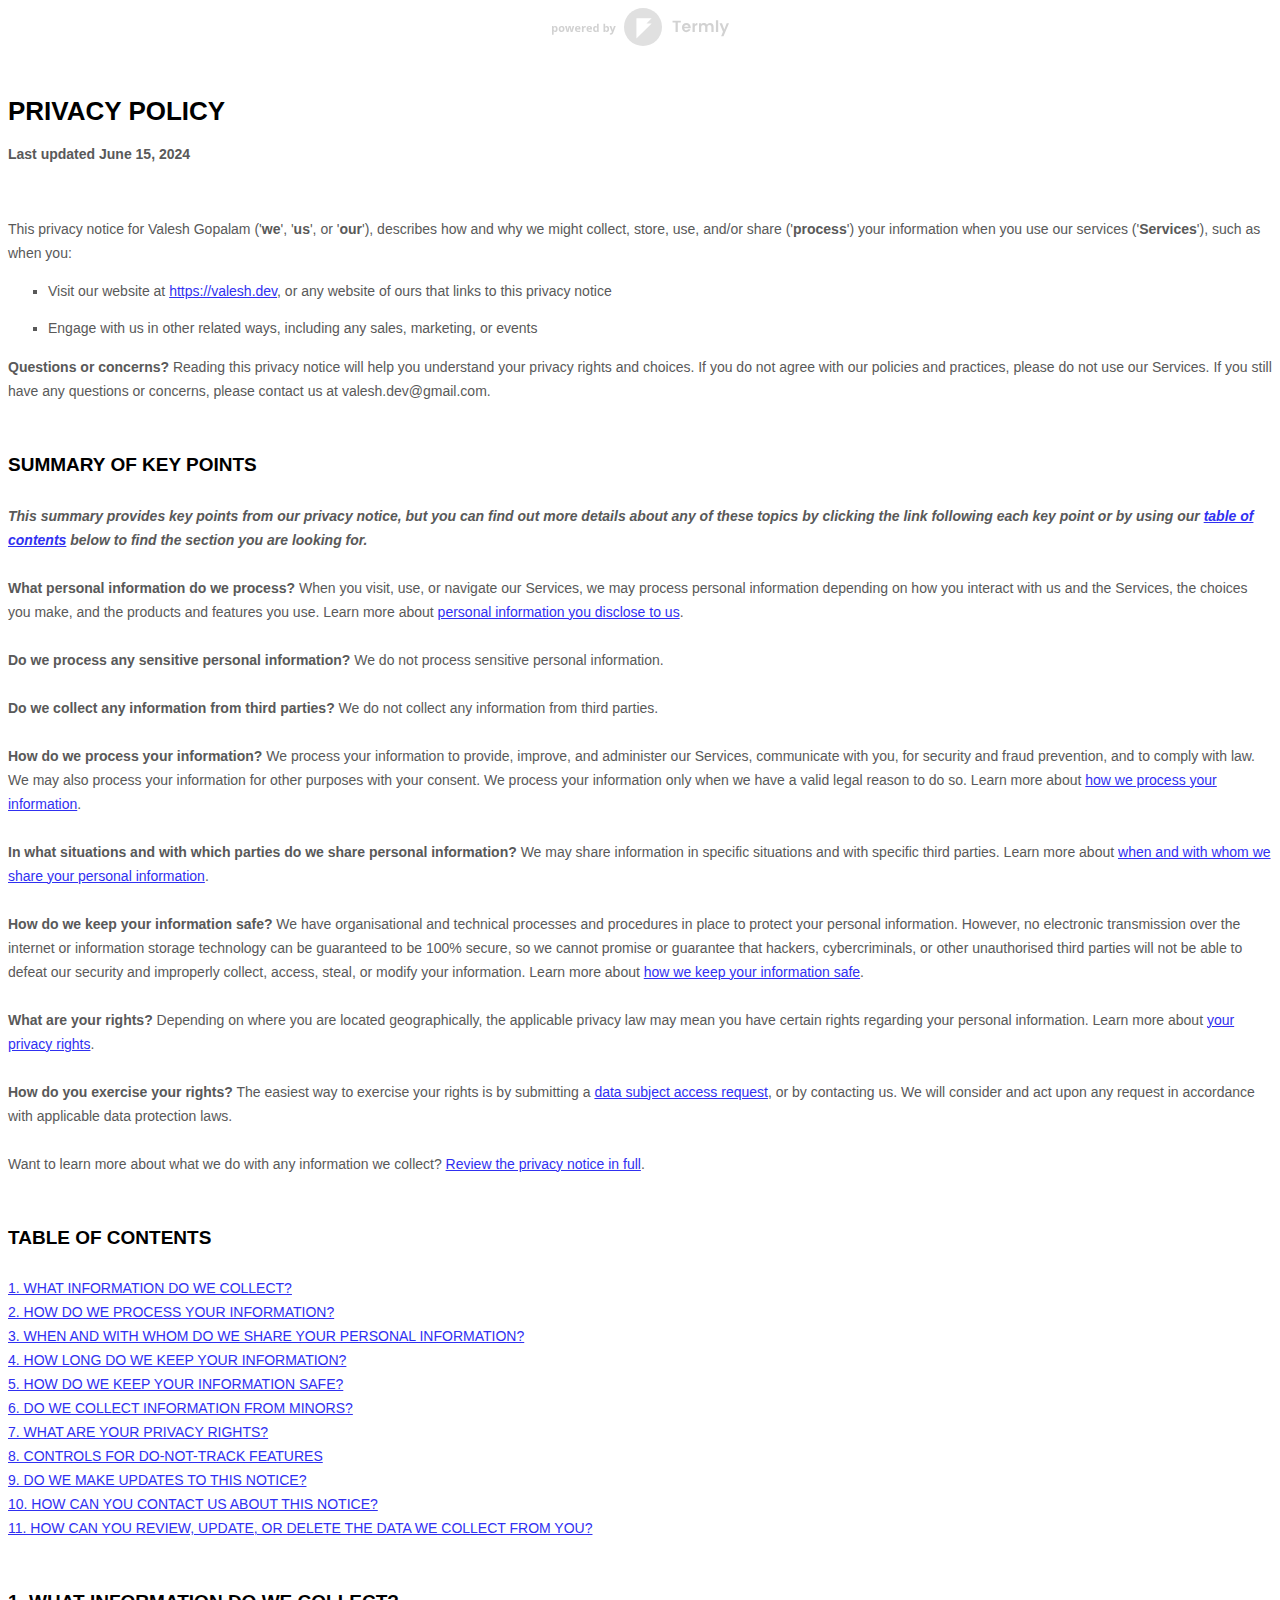
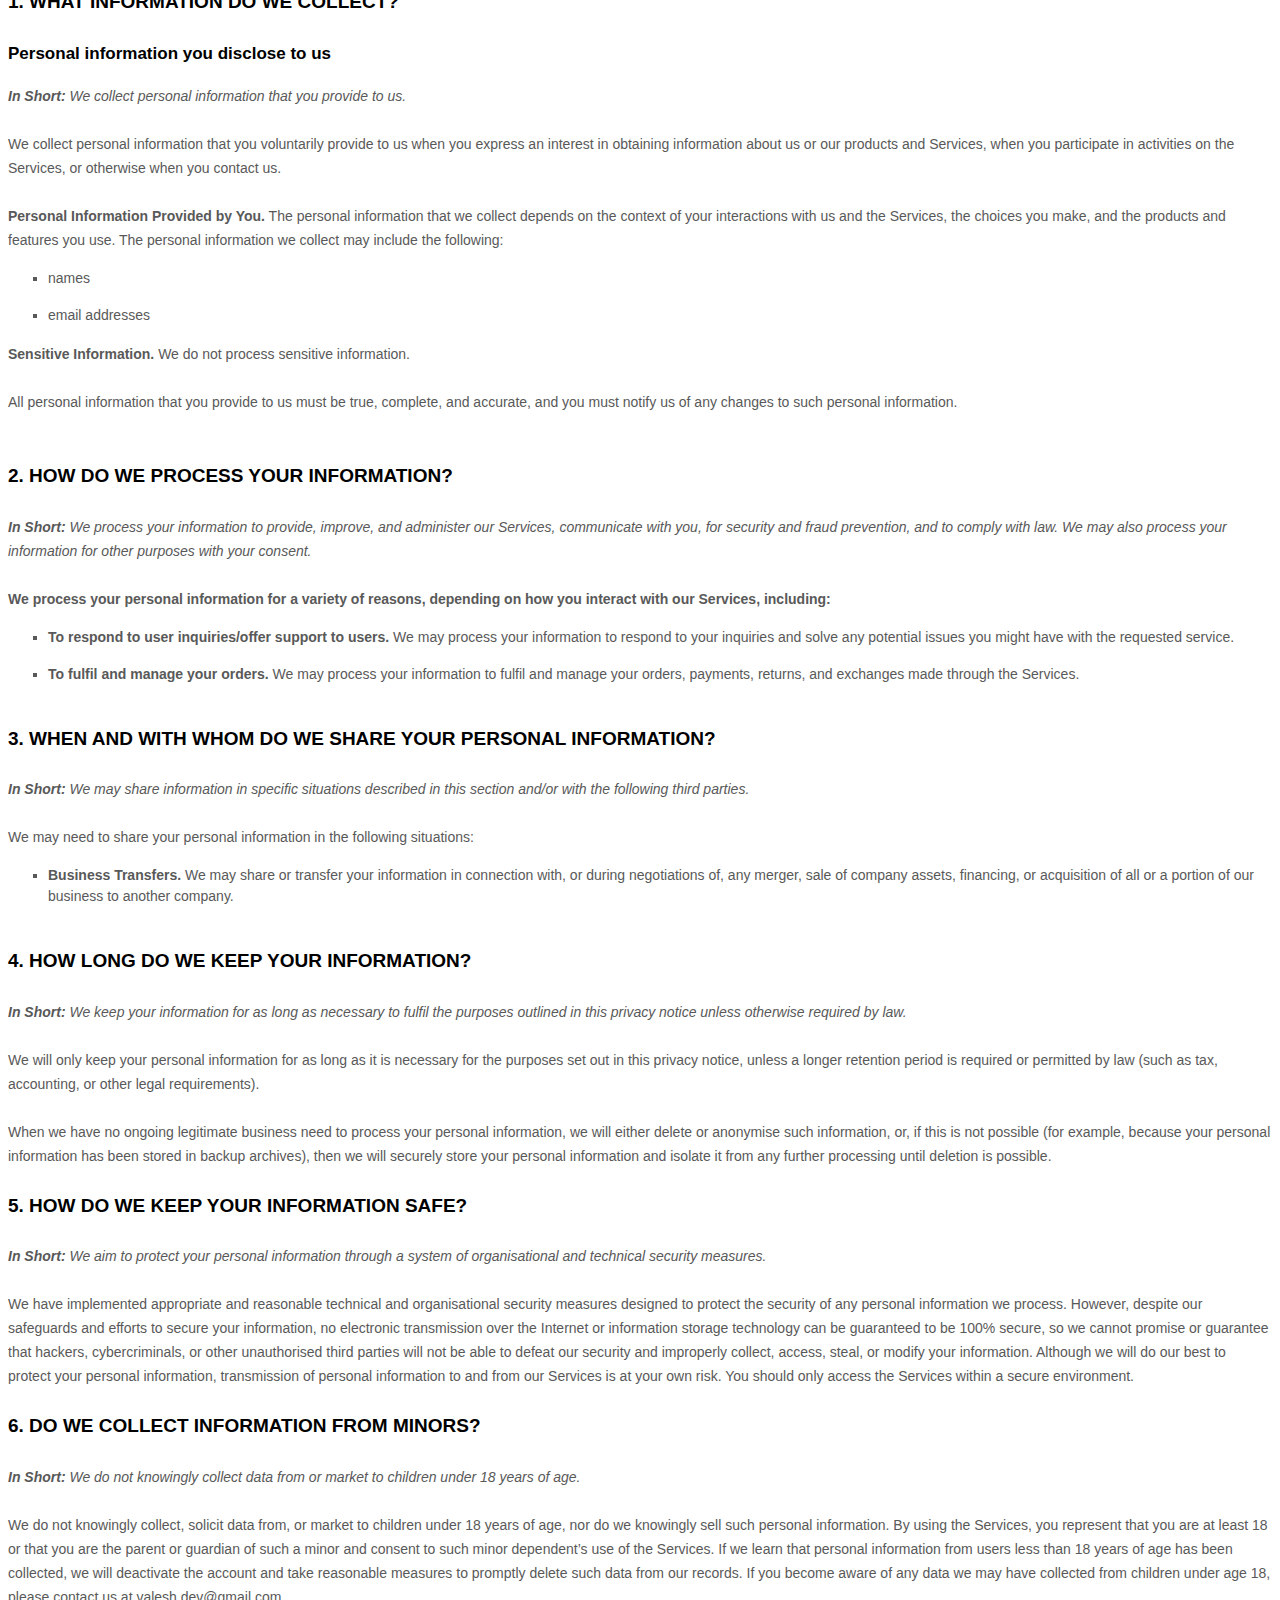
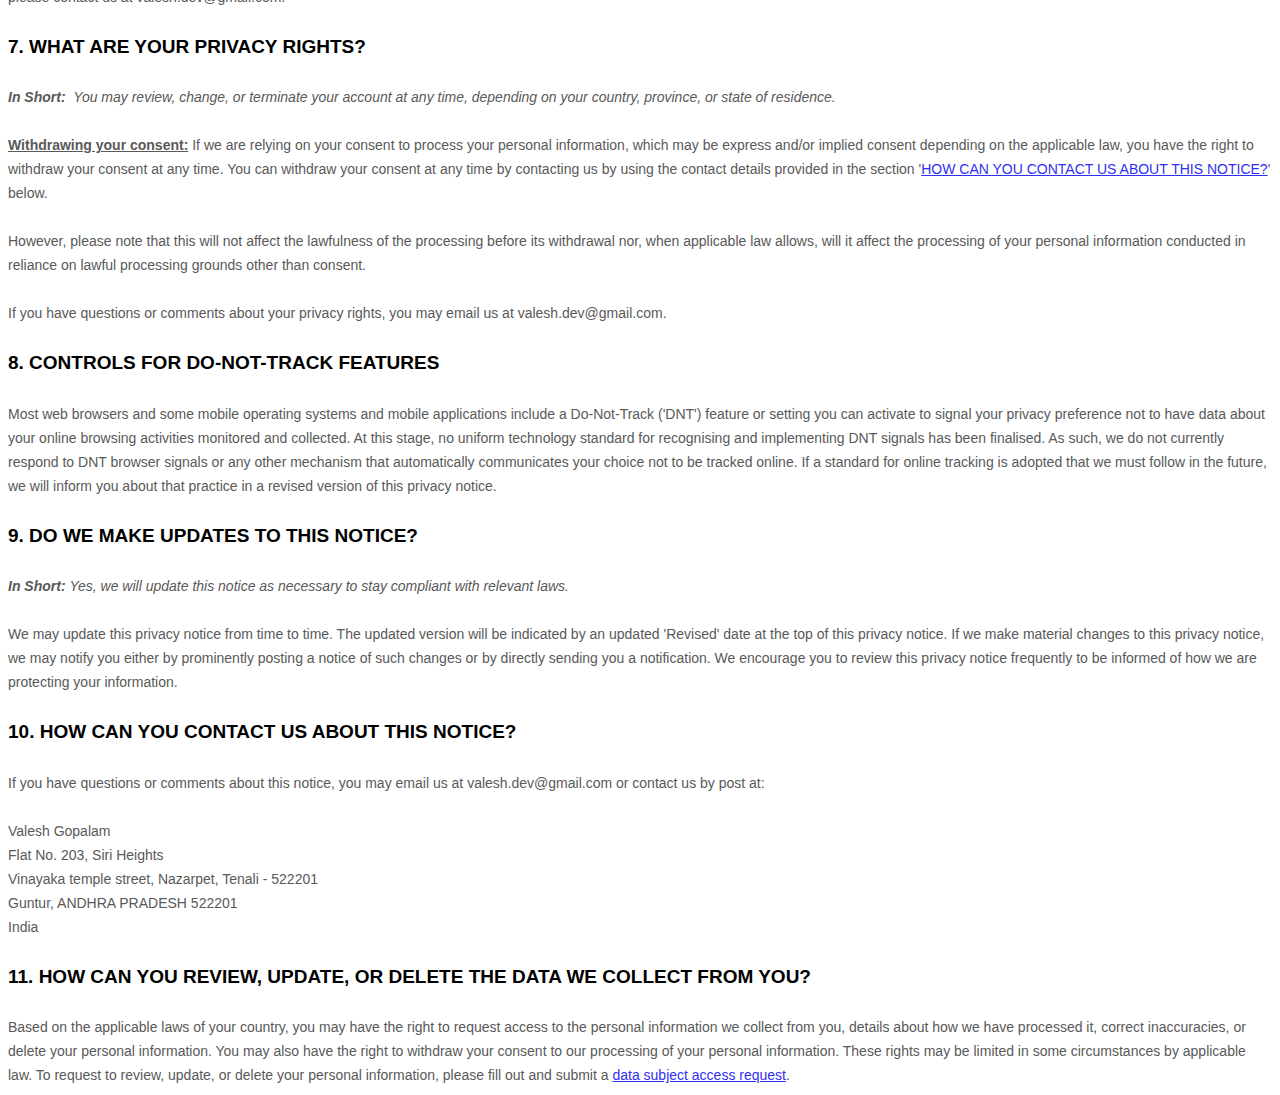
<file: pages/privacy-policy.html>
<!DOCTYPE html>
<html lang="en">
<head>
    <meta charset="UTF-8">
    <meta name="viewport" content="width=device-width, initial-scale=1.0">
    <title>Document</title>
    <style>
        [data-custom-class='body'], [data-custom-class='body'] * {
                background: transparent !important;
              }
      [data-custom-class='title'], [data-custom-class='title'] * {
                font-family: Arial !important;
      font-size: 26px !important;
      color: #000000 !important;
              }
      [data-custom-class='subtitle'], [data-custom-class='subtitle'] * {
                font-family: Arial !important;
      color: #595959 !important;
      font-size: 14px !important;
              }
      [data-custom-class='heading_1'], [data-custom-class='heading_1'] * {
                font-family: Arial !important;
      font-size: 19px !important;
      color: #000000 !important;
              }
      [data-custom-class='heading_2'], [data-custom-class='heading_2'] * {
                font-family: Arial !important;
      font-size: 17px !important;
      color: #000000 !important;
              }
      [data-custom-class='body_text'], [data-custom-class='body_text'] * {
                color: #595959 !important;
      font-size: 14px !important;
      font-family: Arial !important;
              }
      [data-custom-class='link'], [data-custom-class='link'] * {
                color: #3030F1 !important;
      font-size: 14px !important;
      font-family: Arial !important;
      word-break: break-word !important;
              }
      </style>
</head>
<body>
    
            <span style="display: block;margin: 0 auto 3.125rem;width: 11.125rem;height: 2.375rem;background: url([data-uri]) center no-repeat;"></span>
      
            <div data-custom-class="body">
            <div><strong><span style="font-size: 26px;"><span data-custom-class="title"><bdt class="block-component"></bdt><bdt class="question">PRIVACY POLICY</bdt><bdt class="statement-end-if-in-editor"></bdt></span></span></strong></div><div><br></div><div><span style="color: rgb(127, 127, 127);"><strong><span style="font-size: 15px;"><span data-custom-class="subtitle">Last updated <bdt class="question">June 15, 2024</bdt></span></span></strong></span></div><div><br></div><div><br></div><div><br></div><div style="line-height: 1.5;"><span style="color: rgb(127, 127, 127);"><span style="color: rgb(89, 89, 89); font-size: 15px;"><span data-custom-class="body_text">This privacy notice for <bdt class="question">Valesh Gopalam<bdt class="block-component"></bdt></bdt> (<bdt class="block-component"></bdt>'<strong>we</strong>', '<strong>us</strong>', or '<strong>our</strong>'<bdt class="else-block"></bdt></span><span data-custom-class="body_text">), describes how and why we might collect, store, use, and/or share (<bdt class="block-component"></bdt>'<strong>process</strong>'<bdt class="else-block"></bdt>) your information when you use our services (<bdt class="block-component"></bdt>'<strong>Services</strong>'<bdt class="else-block"></bdt>), such as when you:</span></span></span><span style="font-size: 15px;"><span style="color: rgb(127, 127, 127);"><span data-custom-class="body_text"><span style="color: rgb(89, 89, 89);"><span data-custom-class="body_text"><bdt class="block-component"></bdt></span></span></span></span></span></div><ul><li data-custom-class="body_text" style="line-height: 1.5;"><span style="font-size: 15px; color: rgb(89, 89, 89);"><span style="font-size: 15px; color: rgb(89, 89, 89);"><span data-custom-class="body_text">Visit our website<bdt class="block-component"></bdt> at <span style="color: rgb(0, 58, 250);"><bdt class="question"><a href="https://valesh.dev" target="_blank" data-custom-class="link">https://valesh.dev</a></bdt></span><span style="font-size: 15px;"><span style="color: rgb(89, 89, 89);"><span data-custom-class="body_text"><span style="font-size: 15px;"><span style="color: rgb(89, 89, 89);"><bdt class="statement-end-if-in-editor">, or any website of ours that links to this privacy notice</bdt></span></span></span></span></span></span></span></span></li></ul><div><bdt class="block-component"><span style="font-size: 15px;"><span style="font-size: 15px;"><span style="color: rgb(127, 127, 127);"><span data-custom-class="body_text"><span style="color: rgb(89, 89, 89);"><span data-custom-class="body_text"><bdt class="block-component"></bdt></bdt></span></span></span></span></span></span></span></span></li></ul><div style="line-height: 1.5;"><span style="font-size: 15px;"><span style="color: rgb(127, 127, 127);"><span data-custom-class="body_text"><span style="color: rgb(89, 89, 89);"><span data-custom-class="body_text"><bdt class="block-component"></bdt></span></span></span></span></span></div><ul><li data-custom-class="body_text" style="line-height: 1.5;"><span style="font-size: 15px; color: rgb(89, 89, 89);"><span style="font-size: 15px; color: rgb(89, 89, 89);"><span data-custom-class="body_text">Engage with us in other related ways, including any sales, marketing, or events<span style="font-size: 15px;"><span style="color: rgb(89, 89, 89);"><span data-custom-class="body_text"><span style="font-size: 15px;"><span style="color: rgb(89, 89, 89);"><bdt class="statement-end-if-in-editor"></bdt></span></span></span></span></span></span></span></span></li></ul><div style="line-height: 1.5;"><span style="font-size: 15px;"><span style="color: rgb(127, 127, 127);"><span data-custom-class="body_text"><strong>Questions or concerns? </strong>Reading this privacy notice will help you understand your privacy rights and choices. If you do not agree with our policies and practices, please do not use our Services.<bdt class="block-component"></bdt> If you still have any questions or concerns, please contact us at <bdt class="question">valesh.dev@gmail.com</bdt>.</span></span></span></div><div style="line-height: 1.5;"><br></div><div style="line-height: 1.5;"><br></div><div style="line-height: 1.5;"><strong><span style="font-size: 15px;"><span data-custom-class="heading_1">SUMMARY OF KEY POINTS</span></span></strong></div><div style="line-height: 1.5;"><br></div><div style="line-height: 1.5;"><span style="font-size: 15px;"><span data-custom-class="body_text"><strong><em>This summary provides key points from our privacy notice, but you can find out more details about any of these topics by clicking the link following each key point or by using our </em></strong></span></span><a data-custom-class="link" href="#toc"><span style="color: rgb(0, 58, 250); font-size: 15px;"><span data-custom-class="body_text"><strong><em>table of contents</em></strong></span></span></a><span style="font-size: 15px;"><span data-custom-class="body_text"><strong><em> below to find the section you are looking for.</em></strong></span></span></div><div style="line-height: 1.5;"><br></div><div style="line-height: 1.5;"><span style="font-size: 15px;"><span data-custom-class="body_text"><strong>What personal information do we process?</strong> When you visit, use, or navigate our Services, we may process personal information depending on how you interact with us and the Services, the choices you make, and the products and features you use. Learn more about </span></span><a data-custom-class="link" href="#personalinfo"><span style="color: rgb(0, 58, 250); font-size: 15px;"><span data-custom-class="body_text">personal information you disclose to us</span></span></a><span data-custom-class="body_text">.</span></div><div style="line-height: 1.5;"><br></div><div style="line-height: 1.5;"><span style="font-size: 15px;"><span data-custom-class="body_text"><strong>Do we process any sensitive personal information?</strong> <bdt class="block-component"></bdt>We do not process sensitive personal information.<bdt class="else-block"></bdt></span></span></div><div style="line-height: 1.5;"><br></div><div style="line-height: 1.5;"><span style="font-size: 15px;"><span data-custom-class="body_text"><strong>Do we collect any information from third parties?</strong> <bdt class="block-component"></bdt>We do not collect any information from third parties.<bdt class="else-block"></bdt></span></span></div><div style="line-height: 1.5;"><br></div><div style="line-height: 1.5;"><span style="font-size: 15px;"><span data-custom-class="body_text"><strong>How do we process your information?</strong> We process your information to provide, improve, and administer our Services, communicate with you, for security and fraud prevention, and to comply with law. We may also process your information for other purposes with your consent. We process your information only when we have a valid legal reason to do so. Learn more about </span></span><a data-custom-class="link" href="#infouse"><span style="color: rgb(0, 58, 250); font-size: 15px;"><span data-custom-class="body_text">how we process your information</span></span></a><span data-custom-class="body_text">.</span></div><div style="line-height: 1.5;"><br></div><div style="line-height: 1.5;"><span style="font-size: 15px;"><span data-custom-class="body_text"><strong>In what situations and with which <bdt class="block-component"></bdt>parties do we share personal information?</strong> We may share information in specific situations and with specific <bdt class="block-component"></bdt>third parties. Learn more about </span></span><a data-custom-class="link" href="#whoshare"><span style="color: rgb(0, 58, 250); font-size: 15px;"><span data-custom-class="body_text">when and with whom we share your personal information</span></span></a><span style="font-size: 15px;"><span data-custom-class="body_text">.<bdt class="block-component"></bdt></span></span></div><div style="line-height: 1.5;"><br></div><div style="line-height: 1.5;"><span style="font-size: 15px;"><span data-custom-class="body_text"><strong>How do we keep your information safe?</strong> We have <bdt class="block-component"></bdt>organisational<bdt class="else-block"></bdt> and technical processes and procedures in place to protect your personal information. However, no electronic transmission over the internet or information storage technology can be guaranteed to be 100% secure, so we cannot promise or guarantee that hackers, cybercriminals, or other <bdt class="block-component"></bdt>unauthorised<bdt class="else-block"></bdt> third parties will not be able to defeat our security and improperly collect, access, steal, or modify your information. Learn more about </span></span><a data-custom-class="link" href="#infosafe"><span style="color: rgb(0, 58, 250); font-size: 15px;"><span data-custom-class="body_text">how we keep your information safe</span></span></a><span data-custom-class="body_text">.</span><span style="font-size: 15px;"><span data-custom-class="body_text"><bdt class="statement-end-if-in-editor"></bdt></span></span></div><div style="line-height: 1.5;"><br></div><div style="line-height: 1.5;"><span style="font-size: 15px;"><span data-custom-class="body_text"><strong>What are your rights?</strong> Depending on where you are located geographically, the applicable privacy law may mean you have certain rights regarding your personal information. Learn more about </span></span><a data-custom-class="link" href="#privacyrights"><span style="color: rgb(0, 58, 250); font-size: 15px;"><span data-custom-class="body_text">your privacy rights</span></span></a><span data-custom-class="body_text">.</span></div><div style="line-height: 1.5;"><br></div><div style="line-height: 1.5;"><span style="font-size: 15px;"><span data-custom-class="body_text"><strong>How do you exercise your rights?</strong> The easiest way to exercise your rights is by <bdt class="block-component">submitting a </bdt></span></span><a data-custom-class="link" href="https://app.termly.io/notify/6124d359-6200-45af-9c70-62671e20151e" rel="noopener noreferrer" target="_blank"><span style="color: rgb(0, 58, 250); font-size: 15px;"><span data-custom-class="body_text">data subject access request</span></span></a><span style="font-size: 15px;"><span data-custom-class="body_text"><bdt class="block-component"></bdt>, or by contacting us. We will consider and act upon any request in accordance with applicable data protection laws.</span></span></div><div style="line-height: 1.5;"><br></div><div style="line-height: 1.5;"><span style="font-size: 15px;"><span data-custom-class="body_text">Want to learn more about what we do with any information we collect? </span></span><a data-custom-class="link" href="#toc"><span style="color: rgb(0, 58, 250); font-size: 15px;"><span data-custom-class="body_text">Review the privacy notice in full</span></span></a><span style="font-size: 15px;"><span data-custom-class="body_text">.</span></span></div><div style="line-height: 1.5;"><br></div><div style="line-height: 1.5;"><br></div><div id="toc" style="line-height: 1.5;"><span style="font-size: 15px;"><span style="color: rgb(127, 127, 127);"><span style="color: rgb(0, 0, 0);"><strong><span data-custom-class="heading_1">TABLE OF CONTENTS</span></strong></span></span></span></div><div style="line-height: 1.5;"><br></div><div style="line-height: 1.5;"><span style="font-size: 15px;"><a data-custom-class="link" href="#infocollect"><span style="color: rgb(0, 58, 250);">1. WHAT INFORMATION DO WE COLLECT?</span></a></span></div><div style="line-height: 1.5;"><span style="font-size: 15px;"><a data-custom-class="link" href="#infouse"><span style="color: rgb(0, 58, 250);">2. HOW DO WE PROCESS YOUR INFORMATION?<bdt class="block-component"></bdt></span></a></span></div><div style="line-height: 1.5;"><span style="font-size: 15px;"><span style="color: rgb(0, 58, 250);"><a data-custom-class="link" href="#whoshare">3. WHEN AND WITH WHOM DO WE SHARE YOUR PERSONAL INFORMATION?</a></span><span data-custom-class="body_text"><bdt class="block-component"></bdt></a><span style="color: rgb(127, 127, 127);"><span style="color: rgb(89, 89, 89);"><span data-custom-class="body_text"><span style="color: rgb(89, 89, 89);"><bdt class="block-component"></bdt></span></span><span data-custom-class="body_text"><span style="color: rgb(89, 89, 89);"><span style="color: rgb(89, 89, 89);"><span style="color: rgb(89, 89, 89);"><bdt class="block-component"></bdt></span></span><bdt class="block-component"></bdt></span></span></span></span></span></div><div style="line-height: 1.5;"><span style="font-size: 15px;"><a data-custom-class="link" href="#inforetain"><span style="color: rgb(0, 58, 250);">4. HOW LONG DO WE KEEP YOUR INFORMATION?</span></a><span style="color: rgb(127, 127, 127);"><span style="color: rgb(89, 89, 89);"><span data-custom-class="body_text"><span style="color: rgb(89, 89, 89);"><span style="color: rgb(89, 89, 89);"><bdt class="block-component"></bdt></span></span></span></span></span></span></div><div style="line-height: 1.5;"><span style="font-size: 15px;"><a data-custom-class="link" href="#infosafe"><span style="color: rgb(0, 58, 250);">5. HOW DO WE KEEP YOUR INFORMATION SAFE?</span></a><span style="color: rgb(127, 127, 127);"><span style="color: rgb(89, 89, 89);"><span data-custom-class="body_text"><span style="color: rgb(89, 89, 89);"><bdt class="statement-end-if-in-editor"></bdt><bdt class="block-component"></bdt></span></span></span></span></span></div><div style="line-height: 1.5;"><span style="font-size: 15px;"><a data-custom-class="link" href="#infominors"><span style="color: rgb(0, 58, 250);">6. DO WE COLLECT INFORMATION FROM MINORS?</span></a><span style="color: rgb(127, 127, 127);"><span style="color: rgb(89, 89, 89);"><span data-custom-class="body_text"><span style="color: rgb(89, 89, 89);"><bdt class="statement-end-if-in-editor"></bdt></span></span></span></span></span></div><div style="line-height: 1.5;"><span style="font-size: 15px;"><span style="color: rgb(0, 58, 250);"><a data-custom-class="link" href="#privacyrights">7. WHAT ARE YOUR PRIVACY RIGHTS?</a></span></span></div><div style="line-height: 1.5;"><span style="font-size: 15px;"><a data-custom-class="link" href="#DNT"><span style="color: rgb(0, 58, 250);">8. CONTROLS FOR DO-NOT-TRACK FEATURES<bdt class="block-component"></span><bdt class="block-component"><span style="font-size: 15px;"><span data-custom-class="body_text"></span></bdt></span></div><div style="line-height: 1.5;"><bdt class="block-component"><span style="font-size: 15px;"></bdt><bdt class="block-component"></bdt><bdt class="block-component"></bdt><bdt class="block-component"></bdt><bdt class="block-component"></bdt><bdt class="block-component"></bdt><bdt class="block-component"></bdt><bdt class="block-component"></bdt><bdt class="block-component"></bdt><bdt class="block-component"></span></bdt></div><div style="line-height: 1.5;"><span style="font-size: 15px;"><a data-custom-class="link" href="#policyupdates"><span style="color: rgb(0, 58, 250);">9. DO WE MAKE UPDATES TO THIS NOTICE?</span></a></span></div><div style="line-height: 1.5;"><a data-custom-class="link" href="#contact"><span style="color: rgb(0, 58, 250); font-size: 15px;">10. HOW CAN YOU CONTACT US ABOUT THIS NOTICE?</span></a></div><div style="line-height: 1.5;"><a data-custom-class="link" href="#request"><span style="color: rgb(0, 58, 250);">11. HOW CAN YOU REVIEW, UPDATE, OR DELETE THE DATA WE COLLECT FROM YOU?</span></a></div><div style="line-height: 1.5;"><br></div><div style="line-height: 1.5;"><br></div><div id="infocollect" style="line-height: 1.5;"><span style="color: rgb(0, 0, 0);"><span style="color: rgb(0, 0, 0); font-size: 15px;"><span style="font-size: 15px; color: rgb(0, 0, 0);"><span style="font-size: 15px; color: rgb(0, 0, 0);"><span id="control" style="color: rgb(0, 0, 0);"><strong><span data-custom-class="heading_1">1. WHAT INFORMATION DO WE COLLECT?</span></strong></span></span></span></span></span></div><div style="line-height: 1.5;"><br></div><div id="personalinfo" style="line-height: 1.5;"><span data-custom-class="heading_2" style="color: rgb(0, 0, 0);"><span style="font-size: 15px;"><strong>Personal information you disclose to us</strong></span></span></div><div><div><br></div><div style="line-height: 1.5;"><span style="color: rgb(127, 127, 127);"><span style="color: rgb(89, 89, 89); font-size: 15px;"><span data-custom-class="body_text"><span style="font-size: 15px; color: rgb(89, 89, 89);"><span style="font-size: 15px; color: rgb(89, 89, 89);"><span data-custom-class="body_text"><strong><em>In Short:</em></strong></span></span></span></span><span data-custom-class="body_text"><span style="font-size: 15px; color: rgb(89, 89, 89);"><span style="font-size: 15px; color: rgb(89, 89, 89);"><span data-custom-class="body_text"><strong><em> </em></strong><em>We collect personal information that you provide to us.</em></span></span></span></span></span></span></div></div><div style="line-height: 1.5;"><br></div><div style="line-height: 1.5;"><span style="font-size: 15px; color: rgb(89, 89, 89);"><span style="font-size: 15px; color: rgb(89, 89, 89);"><span data-custom-class="body_text">We collect personal information that you voluntarily provide to us when you <span style="font-size: 15px;"><bdt class="block-component"></bdt></span></span><span data-custom-class="body_text">express an interest in obtaining information about us or our products and Services, when you participate in activities on the Services, or otherwise when you contact us.</span></span></span></span></div><div style="line-height: 1.5;"><br></div><div style="line-height: 1.5;"><span style="font-size: 15px; color: rgb(89, 89, 89);"><span style="font-size: 15px; color: rgb(89, 89, 89);"><span data-custom-class="body_text"><span style="font-size: 15px;"><bdt class="block-component"></bdt></span></span></span></span></div><div style="line-height: 1.5;"><span style="font-size: 15px; color: rgb(89, 89, 89);"><span style="font-size: 15px; color: rgb(89, 89, 89);"><span data-custom-class="body_text"><strong>Personal Information Provided by You.</strong> The personal information that we collect depends on the context of your interactions with us and the Services, the choices you make, and the products and features you use. The personal information we collect may include the following:<span style="font-size: 15px;"><span data-custom-class="body_text"><bdt class="forloop-component"></bdt></span></span></span></span></span></div><ul><li data-custom-class="body_text" style="line-height: 1.5;"><span style="font-size: 15px; color: rgb(89, 89, 89);"><span style="font-size: 15px; color: rgb(89, 89, 89);"><span data-custom-class="body_text"><span style="font-size: 15px;"><span data-custom-class="body_text"><bdt class="question">names</bdt></span></span></span></span></span></li></ul><div style="line-height: 1.5;"><span style="font-size: 15px; color: rgb(89, 89, 89);"><span style="font-size: 15px; color: rgb(89, 89, 89);"><span data-custom-class="body_text"><span style="font-size: 15px;"><span data-custom-class="body_text"><bdt class="forloop-component"></bdt></span></span></span></span></span></div><ul><li data-custom-class="body_text" style="line-height: 1.5;"><span style="font-size: 15px; color: rgb(89, 89, 89);"><span style="font-size: 15px; color: rgb(89, 89, 89);"><span data-custom-class="body_text"><span style="font-size: 15px;"><span data-custom-class="body_text"><bdt class="question">email addresses</bdt></span></span></span></span></span></li></ul><div style="line-height: 1.5;"><span style="font-size: 15px; color: rgb(89, 89, 89);"><span style="font-size: 15px; color: rgb(89, 89, 89);"><span data-custom-class="body_text"><span style="font-size: 15px;"><span data-custom-class="body_text"><bdt class="forloop-component"></bdt></span><span data-custom-class="body_text"><bdt class="statement-end-if-in-editor"></bdt></span></span></span></span></span></div><div id="sensitiveinfo" style="line-height: 1.5;"><span style="font-size: 15px;"><span data-custom-class="body_text"><strong>Sensitive Information.</strong> <bdt class="block-component"></bdt>We do not process sensitive information.</span></span></div><div style="line-height: 1.5;"><br></div><div style="line-height: 1.5;"><span style="font-size: 15px;"><span data-custom-class="body_text"><bdt class="else-block"></bdt></span></span><span style="font-size: 15px; color: rgb(89, 89, 89);"><span style="font-size: 15px; color: rgb(89, 89, 89);"><span data-custom-class="body_text"><span style="font-size: 15px;"><span data-custom-class="body_text"><bdt class="block-component"><bdt class="block-component"></bdt></bdt></span></span></span></span><bdt class="block-component"></span></span></bdt></div><div style="line-height: 1.5;"><span style="font-size: 15px; color: rgb(89, 89, 89);"><span style="font-size: 15px; color: rgb(89, 89, 89);"><span data-custom-class="body_text">All personal information that you provide to us must be true, complete, and accurate, and you must notify us of any changes to such personal information.</span></span></span></div><div style="line-height: 1.5;"><br></div><div style="line-height: 1.5;"><span style="font-size: 15px; color: rgb(89, 89, 89);"><span style="font-size: 15px; color: rgb(89, 89, 89);"><span data-custom-class="body_text"><bdt class="block-component"></bdt></bdt></span><span data-custom-class="body_text"><span style="color: rgb(89, 89, 89); font-size: 15px;"><span data-custom-class="body_text"><span style="color: rgb(89, 89, 89); font-size: 15px;"><span data-custom-class="body_text"><bdt class="statement-end-if-in-editor"><bdt class="block-component"></bdt></bdt></span></span></span></span></bdt></span></span></span></span></span></span></span></span><span style="font-size: 15px;"><span data-custom-class="body_text"><bdt class="block-component"></bdt></span></span></div><div style="line-height: 1.5;"><br></div><div id="infouse" style="line-height: 1.5;"><span style="color: rgb(127, 127, 127);"><span style="color: rgb(89, 89, 89); font-size: 15px;"><span style="font-size: 15px; color: rgb(89, 89, 89);"><span style="font-size: 15px; color: rgb(89, 89, 89);"><span id="control" style="color: rgb(0, 0, 0);"><strong><span data-custom-class="heading_1">2. HOW DO WE PROCESS YOUR INFORMATION?</span></strong></span></span></span></span></span></div><div><div style="line-height: 1.5;"><br></div><div style="line-height: 1.5;"><span style="color: rgb(127, 127, 127);"><span style="color: rgb(89, 89, 89); font-size: 15px;"><span data-custom-class="body_text"><span style="font-size: 15px; color: rgb(89, 89, 89);"><span style="font-size: 15px; color: rgb(89, 89, 89);"><span data-custom-class="body_text"><strong><em>In Short: </em></strong><em>We process your information to provide, improve, and administer our Services, communicate with you, for security and fraud prevention, and to comply with law. We may also process your information for other purposes with your consent.</em></span></span></span></span></span></span></div></div><div style="line-height: 1.5;"><br></div><div style="line-height: 1.5;"><span style="font-size: 15px; color: rgb(89, 89, 89);"><span style="font-size: 15px; color: rgb(89, 89, 89);"><span data-custom-class="body_text"><strong>We process your personal information for a variety of reasons, depending on how you interact with our Services, including:</strong><bdt class="block-component"></bdt></span></span></span></span></span></span></span></span></span></span></span></span></li></ul><div style="line-height: 1.5;"><span style="font-size: 15px; color: rgb(89, 89, 89);"><span style="font-size: 15px; color: rgb(89, 89, 89);"><span data-custom-class="body_text"><bdt class="block-component"></bdt></span></span></span></span></span></span></span></span></span></span></span></span></span></span></span></li></ul><div style="line-height: 1.5;"><span style="font-size: 15px; color: rgb(89, 89, 89);"><span style="font-size: 15px; color: rgb(89, 89, 89);"><span data-custom-class="body_text"><bdt class="block-component"></bdt></span></span></span></span></span></span></span></span></span></span></span></span></span></span></span></span></span></span></span></span></span></li></ul><div style="line-height: 1.5;"><span style="font-size: 15px; color: rgb(89, 89, 89);"><span style="font-size: 15px; color: rgb(89, 89, 89);"><span data-custom-class="body_text"><bdt class="block-component"></bdt></span></span></span></div><ul><li data-custom-class="body_text" style="line-height: 1.5;"><span style="font-size: 15px; color: rgb(89, 89, 89);"><span style="font-size: 15px; color: rgb(89, 89, 89);"><span data-custom-class="body_text"><strong>To respond to user inquiries/offer support to users. </strong>We may process your information to respond to your inquiries and solve any potential issues you might have with the requested service.<span style="font-size: 15px; color: rgb(89, 89, 89);"><span style="font-size: 15px; color: rgb(89, 89, 89);"><span data-custom-class="body_text"><span style="font-size: 15px;"><span style="color: rgb(89, 89, 89);"><span data-custom-class="body_text"><span style="font-size: 15px;"><span style="color: rgb(89, 89, 89);"><span data-custom-class="body_text"><bdt class="statement-end-if-in-editor"></bdt></span></span></span></span></span></span></span></span></span></span></span></span></li></ul><div style="line-height: 1.5;"><span style="font-size: 15px; color: rgb(89, 89, 89);"><span style="font-size: 15px; color: rgb(89, 89, 89);"><span data-custom-class="body_text"><bdt class="block-component"></bdt></span></span></span></li></ul><div style="line-height: 1.5;"><bdt class="block-component"><span style="font-size: 15px;"></bdt></span></span></span></span></span></span></li></ul><div style="line-height: 1.5;"><bdt class="block-component"><span style="font-size: 15px;"></bdt></span></span></span></span></span></span></span></span></span></li></ul><div style="line-height: 1.5;"><bdt class="block-component"><span style="font-size: 15px;"></span></bdt></div><ul><li data-custom-class="body_text" style="line-height: 1.5;"><span style="font-size: 15px; color: rgb(89, 89, 89);"><span style="font-size: 15px; color: rgb(89, 89, 89);"><span data-custom-class="body_text"><strong>To <bdt class="block-component"></bdt>fulfil<bdt class="else-block"></bdt> and manage your orders. </strong>We may process your information to <bdt class="block-component"></bdt>fulfil<bdt class="else-block"></bdt> and manage your orders, payments, returns, and exchanges made through the Services.<span style="font-size: 15px; color: rgb(89, 89, 89);"><span style="font-size: 15px; color: rgb(89, 89, 89);"><span data-custom-class="body_text"><span style="font-size: 15px; color: rgb(89, 89, 89);"><span style="font-size: 15px; color: rgb(89, 89, 89);"><span data-custom-class="body_text"><span style="font-size: 15px; color: rgb(89, 89, 89);"><span style="font-size: 15px; color: rgb(89, 89, 89);"><span data-custom-class="body_text"><bdt class="statement-end-if-in-editor"></bdt></span></span></span></span></span></span></span></span></span></span></span></span></li></ul><div style="line-height: 1.5;"><bdt class="block-component"><span style="font-size: 15px;"><span data-custom-class="body_text"></span></span></bdt></li></ul><p style="font-size: 15px; line-height: 1.5;"><bdt class="block-component"><span style="font-size: 15px;"></bdt></span></span></span></span></span></span></span></span></span></span></span></li></ul><p style="font-size: 15px; line-height: 1.5;"><bdt class="block-component"><span style="font-size: 15px;"></bdt></span></span></span></span></span></span></span></span></span></span></span></li></ul><p style="font-size: 15px; line-height: 1.5;"><bdt class="block-component"></bdt></span></span></span></span></span></span></span></span></span></span></span></li></ul><p style="font-size: 15px; line-height: 1.5;"><bdt class="block-component"></bdt></span></span></span></span></span></span></span></span></span></span></span></li></ul><div style="line-height: 1.5;"><bdt class="block-component"><span style="font-size: 15px;"><span data-custom-class="body_text"></span></bdt></span></li></ul><div style="line-height: 1.5;"><bdt class="block-component"><span style="font-size: 15px;"></bdt></span></span></span></li></ul><div style="line-height: 1.5;"><bdt class="block-component"><span style="font-size: 15px;"></bdt></span></span></span></li></ul><div style="line-height: 1.5;"><span style="font-size: 15px;"><bdt class="block-component"><span data-custom-class="body_text"></bdt></span></span></li></ul><div style="line-height: 1.5;"><bdt class="block-component"><span style="font-size: 15px;"><span data-custom-class="body_text"></bdt></span></span></li></ul><div style="line-height: 1.5;"><bdt class="block-component"><span style="font-size: 15px;"><span data-custom-class="body_text"></span></span></bdt></li></ul><div style="line-height: 1.5;"><bdt class="block-component"><span style="font-size: 15px;"><span data-custom-class="body_text"></span></span></bdt></li></ul><div style="line-height: 1.5;"><bdt class="block-component"><span style="font-size: 15px;"><span data-custom-class="body_text"></span></span></bdt></li></ul><div style="line-height: 1.5;"><bdt class="block-component"><span style="font-size: 15px;"><span data-custom-class="body_text"></span></span></bdt></li></ul><div style="line-height: 1.5;"><bdt class="block-component"><span style="font-size: 15px;"><span data-custom-class="body_text"></span></span></bdt></li></ul><div style="line-height: 1.5;"><bdt class="block-component"><span style="font-size: 15px;"><span data-custom-class="body_text"></span></span></bdt></li></ul><div style="line-height: 1.5;"><bdt class="block-component"><span style="font-size: 15px;"><span data-custom-class="body_text"></bdt></span></span></li></ul><div style="line-height: 1.5;"><bdt class="block-component"><span style="font-size: 15px;"><span data-custom-class="body_text"></bdt></span></span></li></ul><div style="line-height: 1.5;"><bdt class="block-component"><span style="font-size: 15px;"><span data-custom-class="body_text"></bdt></span></span></li></ul><div style="line-height: 1.5;"><bdt class="block-component"><span style="font-size: 15px;"><span data-custom-class="body_text"></span></span></bdt></li></ul><div style="line-height: 1.5;"><bdt class="block-component"><span style="font-size: 15px;"><span data-custom-class="body_text"></span></span></bdt><bdt class="block-component"><span style="font-size: 15px;"><span data-custom-class="body_text"></bdt></span></span><bdt class="block-component"><span style="font-size: 15px;"><span data-custom-class="body_text"></span></span></bdt><bdt class="block-component"><span style="font-size: 15px;"><span data-custom-class="body_text"></span></span></bdt></div><div style="line-height: 1.5;"><br></div><div id="whoshare" style="line-height: 1.5;"><span style="color: rgb(127, 127, 127);"><span style="color: rgb(89, 89, 89); font-size: 15px;"><span style="font-size: 15px; color: rgb(89, 89, 89);"><span style="font-size: 15px; color: rgb(89, 89, 89);"><span id="control" style="color: rgb(0, 0, 0);"><strong><span data-custom-class="heading_1">3. WHEN AND WITH WHOM DO WE SHARE YOUR PERSONAL INFORMATION?</span></strong></span></span></span></span></span></div><div style="line-height: 1.5;"><br></div><div style="line-height: 1.5;"><span style="font-size: 15px; color: rgb(89, 89, 89);"><span style="font-size: 15px; color: rgb(89, 89, 89);"><span data-custom-class="body_text"><strong><em>In Short:</em></strong><em> We may share information in specific situations described in this section and/or with the following <bdt class="block-component"></bdt>third parties.</em></span></span></span></div><div style="line-height: 1.5;"><span style="font-size: 15px; color: rgb(89, 89, 89);"><span style="font-size: 15px; color: rgb(89, 89, 89);"><span data-custom-class="body_text"><bdt class="block-component"></span></div><div style="line-height: 1.5;"><br></div><div style="line-height: 1.5;"><span style="font-size: 15px;"><span data-custom-class="body_text">We <bdt class="block-component"></bdt>may need to share your personal information in the following situations:</span></span></div><ul><li data-custom-class="body_text" style="line-height: 1.5;"><span style="font-size: 15px;"><span data-custom-class="body_text"><strong>Business Transfers.</strong> We may share or transfer your information in connection with, or during negotiations of, any merger, sale of company assets, financing, or acquisition of all or a portion of our business to another company.</span></span></li></ul><div style="line-height: 1.5;"><span style="font-size: 15px;"><span data-custom-class="body_text"><bdt class="block-component"></bdt></span></span></li></ul><div style="line-height: 1.5;"><span style="font-size: 15px;"><bdt class="block-component"><span data-custom-class="body_text"></span></bdt></span></li></ul><div style="line-height: 1.5;"><bdt class="block-component"><span style="font-size: 15px;"><span data-custom-class="body_text"></span></span></bdt></li></ul><div style="line-height: 1.5;"><bdt class="block-component"><span style="font-size: 15px;"><span data-custom-class="body_text"></bdt></span></span></li></ul><div style="line-height: 1.5;"><bdt class="block-component"><span style="font-size: 15px;"><span data-custom-class="body_text"></span></span></bdt></li></ul><div style="line-height: 1.5;"><bdt class="block-component"><span style="font-size: 15px;"><span data-custom-class="body_text"></span></span></bdt><span style="color: rgb(89, 89, 89); font-size: 15px;"><span style="font-size: 15px;"><span style="color: rgb(89, 89, 89);"><span style="font-size: 15px;"><span style="color: rgb(89, 89, 89);"><bdt class="block-component"><span data-custom-class="heading_1"><bdt class="block-component"></bdt></span></span></span></span></span></span></span></span><span data-custom-class="body_text"><span style="color: rgb(89, 89, 89); font-size: 15px;"><span style="color: rgb(89, 89, 89); font-size: 15px;"><span style="color: rgb(89, 89, 89); font-size: 15px;"><span style="font-size: 15px;"><span style="color: rgb(89, 89, 89);"><span style="font-size: 15px;"><span style="color: rgb(89, 89, 89);"><span data-custom-class="body_text"><bdt class="block-component"></bdt></span><bdt class="block-component"><span data-custom-class="body_text"><bdt class="block-component"></bdt></span></span></span></span></span></span></span></span></span></span></span></span></span></div><div style="line-height: 1.5;"><br></div><div id="inforetain" style="line-height: 1.5;"><span style="color: rgb(127, 127, 127);"><span style="color: rgb(89, 89, 89); font-size: 15px;"><span style="font-size: 15px; color: rgb(89, 89, 89);"><span style="font-size: 15px; color: rgb(89, 89, 89);"><span id="control" style="color: rgb(0, 0, 0);"><strong><span data-custom-class="heading_1">4. HOW LONG DO WE KEEP YOUR INFORMATION?</span></strong></span></span></span></span></span></div><div style="line-height: 1.5;"><br></div><div style="line-height: 1.5;"><span style="font-size: 15px; color: rgb(89, 89, 89);"><span style="font-size: 15px; color: rgb(89, 89, 89);"><span data-custom-class="body_text"><strong><em>In Short: </em></strong><em>We keep your information for as long as necessary to <bdt class="block-component"></bdt>fulfil<bdt class="else-block"></bdt> the purposes outlined in this privacy notice unless otherwise required by law.</em></span></span></span></div><div style="line-height: 1.5;"><br></div><div style="line-height: 1.5;"><span style="font-size: 15px; color: rgb(89, 89, 89);"><span style="font-size: 15px; color: rgb(89, 89, 89);"><span data-custom-class="body_text">We will only keep your personal information for as long as it is necessary for the purposes set out in this privacy notice, unless a longer retention period is required or permitted by law (such as tax, accounting, or other legal requirements).<bdt class="block-component"></span></span></span></div><div style="line-height: 1.5;"><br></div><div style="line-height: 1.5;"><span style="font-size: 15px; color: rgb(89, 89, 89);"><span style="font-size: 15px; color: rgb(89, 89, 89);"><span data-custom-class="body_text">When we have no ongoing legitimate business need to process your personal information, we will either delete or <bdt class="block-component"></bdt>anonymise<bdt class="else-block"></bdt> such information, or, if this is not possible (for example, because your personal information has been stored in backup archives), then we will securely store your personal information and isolate it from any further processing until deletion is possible.<span style="color: rgb(89, 89, 89);"><bdt class="block-component"></bdt></span></span></span></span></div><div style="line-height: 1.5;"><br></div><div id="infosafe" style="line-height: 1.5;"><span style="color: rgb(127, 127, 127);"><span style="color: rgb(89, 89, 89); font-size: 15px;"><span style="font-size: 15px; color: rgb(89, 89, 89);"><span style="font-size: 15px; color: rgb(89, 89, 89);"><span id="control" style="color: rgb(0, 0, 0);"><strong><span data-custom-class="heading_1">5. HOW DO WE KEEP YOUR INFORMATION SAFE?</span></strong></span></span></span></span></span></div><div style="line-height: 1.5;"><br></div><div style="line-height: 1.5;"><span style="font-size: 15px; color: rgb(89, 89, 89);"><span style="font-size: 15px; color: rgb(89, 89, 89);"><span data-custom-class="body_text"><strong><em>In Short: </em></strong><em>We aim to protect your personal information through a system of <bdt class="block-component"></bdt>organisational<bdt class="else-block"></bdt> and technical security measures.</em></span></span></span></div><div style="line-height: 1.5;"><br></div><div style="line-height: 1.5;"><span style="font-size: 15px; color: rgb(89, 89, 89);"><span style="font-size: 15px; color: rgb(89, 89, 89);"><span data-custom-class="body_text">We have implemented appropriate and reasonable technical and <bdt class="block-component"></bdt>organisational<bdt class="else-block"></bdt> security measures designed to protect the security of any personal information we process. However, despite our safeguards and efforts to secure your information, no electronic transmission over the Internet or information storage technology can be guaranteed to be 100% secure, so we cannot promise or guarantee that hackers, cybercriminals, or other <bdt class="block-component"></bdt>unauthorised<bdt class="else-block"></bdt> third parties will not be able to defeat our security and improperly collect, access, steal, or modify your information. Although we will do our best to protect your personal information, transmission of personal information to and from our Services is at your own risk. You should only access the Services within a secure environment.<span style="color: rgb(89, 89, 89);"><bdt class="statement-end-if-in-editor"></bdt></span><span style="color: rgb(89, 89, 89); font-size: 15px;"><span data-custom-class="body_text"><bdt class="block-component"></bdt></span></span></span></span></span></div><div style="line-height: 1.5;"><br></div><div id="infominors" style="line-height: 1.5;"><span style="color: rgb(127, 127, 127);"><span style="color: rgb(89, 89, 89); font-size: 15px;"><span style="font-size: 15px; color: rgb(89, 89, 89);"><span style="font-size: 15px; color: rgb(89, 89, 89);"><span id="control" style="color: rgb(0, 0, 0);"><strong><span data-custom-class="heading_1">6. DO WE COLLECT INFORMATION FROM MINORS?</span></strong></span></span></span></span></span></div><div style="line-height: 1.5;"><br></div><div style="line-height: 1.5;"><span style="font-size: 15px; color: rgb(89, 89, 89);"><span style="font-size: 15px; color: rgb(89, 89, 89);"><span data-custom-class="body_text"><strong><em>In Short:</em></strong><em> We do not knowingly collect data from or market to <bdt class="block-component"></bdt>children under 18 years of age<bdt class="else-block"></bdt>.</em><bdt class="block-component"></bdt></span></span></span></div><div style="line-height: 1.5;"><br></div><div style="line-height: 1.5;"><span style="font-size: 15px; color: rgb(89, 89, 89);"><span style="font-size: 15px; color: rgb(89, 89, 89);"><span data-custom-class="body_text">We do not knowingly collect, solicit data from, or market to children under 18 years of age, nor do we knowingly sell such personal information. By using the Services, you represent that you are at least 18 or that you are the parent or guardian of such a minor and consent to such minor dependent’s use of the Services. If we learn that personal information from users less than 18 years of age has been collected, we will deactivate the account and take reasonable measures to promptly delete such data from our records. If you become aware of any data we may have collected from children under age 18, please contact us at <span style="color: rgb(89, 89, 89); font-size: 15px;"><span data-custom-class="body_text"><bdt class="block-component"></bdt><bdt class="question">valesh.dev@gmail.com</bdt><bdt class="else-block"></bdt></span></span>.</span><span data-custom-class="body_text"><bdt class="else-block"><bdt class="block-component"></bdt></span></span></span></span></span></span></div><div style="line-height: 1.5;"><br></div><div id="privacyrights" style="line-height: 1.5;"><span style="color: rgb(127, 127, 127);"><span style="color: rgb(89, 89, 89); font-size: 15px;"><span style="font-size: 15px; color: rgb(89, 89, 89);"><span style="font-size: 15px; color: rgb(89, 89, 89);"><span id="control" style="color: rgb(0, 0, 0);"><strong><span data-custom-class="heading_1">7. WHAT ARE YOUR PRIVACY RIGHTS?</span></strong></span></span></span></span></span></div><div style="line-height: 1.5;"><br></div><div style="line-height: 1.5;"><span style="font-size: 15px; color: rgb(89, 89, 89);"><span style="font-size: 15px; color: rgb(89, 89, 89);"><span data-custom-class="body_text"><strong><em>In Short:</em></strong><em> <span style="color: rgb(89, 89, 89);"><span style="font-size: 15px;"><span data-custom-class="body_text"><em><bdt class="block-component"></bdt></em></span></span> </span>You may review, change, or terminate your account at any time, depending on your country, province, or state of residence.</em><span style="color: rgb(89, 89, 89);"><span style="font-size: 15px;"><bdt class="block-component"><bdt class="block-component"></span></span></span></div><div style="line-height: 1.5;"><br></div><div id="withdrawconsent" style="line-height: 1.5;"><span style="font-size: 15px; color: rgb(89, 89, 89);"><span style="font-size: 15px; color: rgb(89, 89, 89);"><span data-custom-class="body_text"><strong><u>Withdrawing your consent:</u></strong> If we are relying on your consent to process your personal information,<bdt class="block-component"></bdt> which may be express and/or implied consent depending on the applicable law,<bdt class="statement-end-if-in-editor"></bdt> you have the right to withdraw your consent at any time. You can withdraw your consent at any time by contacting us by using the contact details provided in the section <bdt class="block-component"></bdt>'<bdt class="else-block"></bdt></span></span></span><a data-custom-class="link" href="#contact"><span style="font-size: 15px; color: rgb(0, 58, 250);"><span style="font-size: 15px; color: rgb(0, 58, 250);"><span data-custom-class="body_text">HOW CAN YOU CONTACT US ABOUT THIS NOTICE?</span></span></span></a><span style="font-size: 15px; color: rgb(89, 89, 89);"><span style="font-size: 15px; color: rgb(89, 89, 89);"><span data-custom-class="body_text"><bdt class="block-component"></bdt>'<bdt class="else-block"></bdt> below<bdt class="block-component"></bdt>.</span></span></span></div><div style="line-height: 1.5;"><br></div><div style="line-height: 1.5;"><span style="font-size: 15px;"><span data-custom-class="body_text">However, please note that this will not affect the lawfulness of the processing before its withdrawal nor,<bdt class="block-component"></bdt> when applicable law allows,<bdt class="statement-end-if-in-editor"></bdt> will it affect the processing of your personal information conducted in reliance on lawful processing grounds other than consent.<bdt class="block-component"></bdt></span></span><bdt class="block-component"><span style="font-size: 15px;"><span data-custom-class="body_text"></span></span></bdt><span style="font-size: 15px; color: rgb(89, 89, 89);"><span style="font-size: 15px; color: rgb(89, 89, 89);"><span data-custom-class="body_text"><span style="font-size: 15px;"><span style="color: rgb(89, 89, 89);"><span style="font-size: 15px;"><span style="color: rgb(89, 89, 89);"><span data-custom-class="body_text"><span style="font-size: 15px;"><span style="color: rgb(89, 89, 89);"><bdt class="block-component"></bdt></span></span></span></span></span></span></span></span></span></span></span></span><bdt class="block-component"><span style="font-size: 15px;"><span data-custom-class="body_text"></span></span></bdt></div><div style="line-height: 1.5;"><br></div><div style="line-height: 1.5;"><span data-custom-class="body_text"><span style="font-size: 15px;">If you have questions or comments about your privacy rights, you may email us at <bdt class="question">valesh.dev@gmail.com</bdt>.</span></span><bdt class="statement-end-if-in-editor"><span style="font-size: 15px;"><span data-custom-class="body_text"></span></span></bdt></div><div style="line-height: 1.5;"><br></div><div id="DNT" style="line-height: 1.5;"><span style="color: rgb(127, 127, 127);"><span style="color: rgb(89, 89, 89); font-size: 15px;"><span style="font-size: 15px; color: rgb(89, 89, 89);"><span style="font-size: 15px; color: rgb(89, 89, 89);"><span id="control" style="color: rgb(0, 0, 0);"><strong><span data-custom-class="heading_1">8. CONTROLS FOR DO-NOT-TRACK FEATURES</span></strong></span></span></span></span></span></div><div style="line-height: 1.5;"><br></div><div style="line-height: 1.5;"><span style="font-size: 15px; color: rgb(89, 89, 89);"><span style="font-size: 15px; color: rgb(89, 89, 89);"><span data-custom-class="body_text">Most web browsers and some mobile operating systems and mobile applications include a Do-Not-Track (<bdt class="block-component"></bdt>'DNT'<bdt class="else-block"></bdt>) feature or setting you can activate to signal your privacy preference not to have data about your online browsing activities monitored and collected. At this stage, no uniform technology standard for <bdt class="block-component"></bdt>recognising<bdt class="else-block"></bdt> and implementing DNT signals has been <bdt class="block-component"></bdt>finalised<bdt class="else-block"></bdt>. As such, we do not currently respond to DNT browser signals or any other mechanism that automatically communicates your choice not to be tracked online. If a standard for online tracking is adopted that we must follow in the future, we will inform you about that practice in a revised version of this privacy notice.</span></span></span><bdt class="block-component"><span style="font-size: 15px;"></span></bdt></div><div style="line-height: 1.5;"><span style="font-size: 15px; color: rgb(89, 89, 89);"><span style="font-size: 15px; color: rgb(89, 89, 89);"><span data-custom-class="body_text"><bdt class="block-component"></bdt></bdt></span></span></span></span></span></span></span></span></span></span></span></bdt></span></span></span></span></span></span></span></span></span></span><bdt class="block-component"><span style="font-size: 15px;"></bdt></span><bdt class="block-component"><span style="font-size: 15px;"></span></bdt></div><div style="line-height: 1.5;"><br></div><div id="policyupdates" style="line-height: 1.5;"><span style="color: rgb(127, 127, 127);"><span style="color: rgb(89, 89, 89); font-size: 15px;"><span style="font-size: 15px; color: rgb(89, 89, 89);"><span style="font-size: 15px; color: rgb(89, 89, 89);"><span id="control" style="color: rgb(0, 0, 0);"><strong><span data-custom-class="heading_1">9. DO WE MAKE UPDATES TO THIS NOTICE?</span></strong></span></span></span></span></span></div><div style="line-height: 1.5;"><br></div><div style="line-height: 1.5;"><span style="font-size: 15px; color: rgb(89, 89, 89);"><span style="font-size: 15px; color: rgb(89, 89, 89);"><span data-custom-class="body_text"><em><strong>In Short: </strong>Yes, we will update this notice as necessary to stay compliant with relevant laws.</em></span></span></span></div><div style="line-height: 1.5;"><br></div><div style="line-height: 1.5;"><span style="font-size: 15px; color: rgb(89, 89, 89);"><span style="font-size: 15px; color: rgb(89, 89, 89);"><span data-custom-class="body_text">We may update this privacy notice from time to time. The updated version will be indicated by an updated <bdt class="block-component"></bdt>'Revised'<bdt class="else-block"></bdt> date at the top of this privacy notice. If we make material changes to this privacy notice, we may notify you either by prominently posting a notice of such changes or by directly sending you a notification. We encourage you to review this privacy notice frequently to be informed of how we are protecting your information.</span></span></span></div><div style="line-height: 1.5;"><br></div><div id="contact" style="line-height: 1.5;"><span style="color: rgb(127, 127, 127);"><span style="color: rgb(89, 89, 89); font-size: 15px;"><span style="font-size: 15px; color: rgb(89, 89, 89);"><span style="font-size: 15px; color: rgb(89, 89, 89);"><span id="control" style="color: rgb(0, 0, 0);"><strong><span data-custom-class="heading_1">10. HOW CAN YOU CONTACT US ABOUT THIS NOTICE?</span></strong></span></span></span></span></span></div><div style="line-height: 1.5;"><br></div><div style="line-height: 1.5;"><span style="font-size: 15px; color: rgb(89, 89, 89);"><span style="font-size: 15px; color: rgb(89, 89, 89);"><span data-custom-class="body_text">If you have questions or comments about this notice, you may <span style="color: rgb(89, 89, 89); font-size: 15px;"><span data-custom-class="body_text"><bdt class="block-component"><bdt class="block-component"></bdt></bdt>email us at <bdt class="question">valesh.dev@gmail.com or </bdt><bdt class="statement-end-if-in-editor"><bdt class="block-component"></bdt></bdt></span></span><span style="font-size: 15px; color: rgb(89, 89, 89);"><span style="font-size: 15px; color: rgb(89, 89, 89);"><span data-custom-class="body_text">contact us by post at:</span></span></span></span></span></span></div><div style="line-height: 1.5;"><br></div><div style="line-height: 1.5;"><span style="font-size: 15px; color: rgb(89, 89, 89);"><span style="font-size: 15px; color: rgb(89, 89, 89);"><span data-custom-class="body_text"><span style="font-size: 15px;"><span style="color: rgb(89, 89, 89);"><span style="color: rgb(89, 89, 89);"><span data-custom-class="body_text"><bdt class="question">Valesh Gopalam</bdt></span></span></span></span></span><span data-custom-class="body_text"><span style="color: rgb(89, 89, 89);"><span data-custom-class="body_text"><bdt class="block-component"></bdt></bdt></span></span></span></span></div><div style="line-height: 1.5;"><span style="font-size: 15px;"><span data-custom-class="body_text"><bdt class="question">Flat No. 203, Siri Heights</bdt><span style="color: rgb(89, 89, 89);"><span style="font-size: 15px;"><bdt class="block-component"></bdt></span></span></span></span></div><div style="line-height: 1.5;"><span data-custom-class="body_text" style="font-size: 15px;"><bdt class="question">Vinayaka temple street, Nazarpet, Tenali - 522201<span data-custom-class="body_text"><span style="color: rgb(89, 89, 89);"><span style="font-size: 15px;"><bdt class="statement-end-if-in-editor"></bdt></span></span></span></bdt></span></div><div style="line-height: 1.5;"><span style="font-size: 15px;"><span data-custom-class="body_text"><bdt class="question">Guntur</bdt><span style="color: rgb(89, 89, 89);"><span style="font-size: 15px;"><bdt class="block-component"></bdt>, <bdt class="question">ANDHRA PRADESH</bdt><bdt class="statement-end-if-in-editor"></bdt><bdt class="block-component"></bdt> <bdt class="question">522201</bdt><bdt class="statement-end-if-in-editor"></bdt><bdt class="block-component"></bdt><bdt class="block-component"></bdt></span></span></span></bdt></span></div><div style="line-height: 1.5;"><span style="font-size: 15px;"><span data-custom-class="body_text"><span style="font-size: 15px;"><span data-custom-class="body_text"><span style="color: rgb(89, 89, 89);"><bdt class="block-component"></bdt></span></span></span><bdt class="question">India</bdt><span style="font-size: 15px;"><span data-custom-class="body_text"><span style="color: rgb(89, 89, 89);"><bdt class="statement-end-if-in-editor"><span style="font-size: 15px;"><span data-custom-class="body_text"><span style="color: rgb(89, 89, 89);"><bdt class="statement-end-if-in-editor"><span style="font-size: 15px;"><span data-custom-class="body_text"><span style="color: rgb(89, 89, 89);"><bdt class="statement-end-if-in-editor"></bdt></span></span></span></bdt><bdt class="statement-end-if-in-editor"></bdt></span></span></span><span data-custom-class="body_text"><span style="color: rgb(89, 89, 89);"><span style="font-size: 15px;"><bdt class="statement-end-if-in-editor"></bdt></span></span></span></bdt></span></span></span></span><span data-custom-class="body_text"><span style="font-size: 15px;"><span data-custom-class="body_text"><span style="color: rgb(89, 89, 89);"><bdt class="statement-end-if-in-editor"><span style="color: rgb(89, 89, 89);"><span style="font-size: 15px;"><span data-custom-class="body_text"><bdt class="block-component"><bdt class="block-component"></bdt></span></span></span></span></span></span><bdt class="block-component"><span style="font-size: 15px;"></span></bdt><span style="font-size: 15px;"><span data-custom-class="body_text"><span style="color: rgb(89, 89, 89); font-size: 15px;"><span style="font-size: 15px;"><span data-custom-class="body_text"><bdt class="statement-end-if-in-editor"><bdt class="block-component"></bdt></span></span></div><div style="line-height: 1.5;"><br></div><div id="request" style="line-height: 1.5;"><span style="color: rgb(127, 127, 127);"><span style="color: rgb(89, 89, 89); font-size: 15px;"><span style="font-size: 15px; color: rgb(89, 89, 89);"><span style="font-size: 15px; color: rgb(89, 89, 89);"><span id="control" style="color: rgb(0, 0, 0);"><strong><span data-custom-class="heading_1">11. HOW CAN YOU REVIEW, UPDATE, OR DELETE THE DATA WE COLLECT FROM YOU?</span></strong></span></span></span></span></span></div><div style="line-height: 1.5;"><br></div><div style="line-height: 1.5;"><span style="font-size: 15px; color: rgb(89, 89, 89);"><span style="font-size: 15px; color: rgb(89, 89, 89);"><span data-custom-class="body_text"><bdt class="block-component"></bdt>Based on the applicable laws of your country<bdt class="block-component"></bdt>, you may<bdt class="else-block"><bdt class="block-component"> have the right to request access to the personal information we collect from you, details about how we have processed it, correct inaccuracies, or delete your personal information. You may also have the right to withdraw your consent to our processing of your personal information. These rights may be limited in some circumstances by applicable law. To request to review, update, or delete your personal information, please <bdt class="block-component"></bdt>fill out and submit a </span><span style="color: rgb(0, 58, 250);"><span data-custom-class="body_text"><span style="color: rgb(0, 58, 250); font-size: 15px;"><a data-custom-class="link" href="https://app.termly.io/notify/6124d359-6200-45af-9c70-62671e20151e" rel="noopener noreferrer" target="_blank">data subject access request</a></span></span></span><bdt class="block-component"><span data-custom-class="body_text"></bdt></span></span><span data-custom-class="body_text">.</span></span></span></div><style>
            ul {
              list-style-type: square;
            }
            ul > li > ul {
              list-style-type: circle;
            }
            ul > li > ul > li > ul {
              list-style-type: square;
            }
            ol li {
              font-family: Arial ;
            }
          </style>
            </div>
            
</body>
</html>
</file>
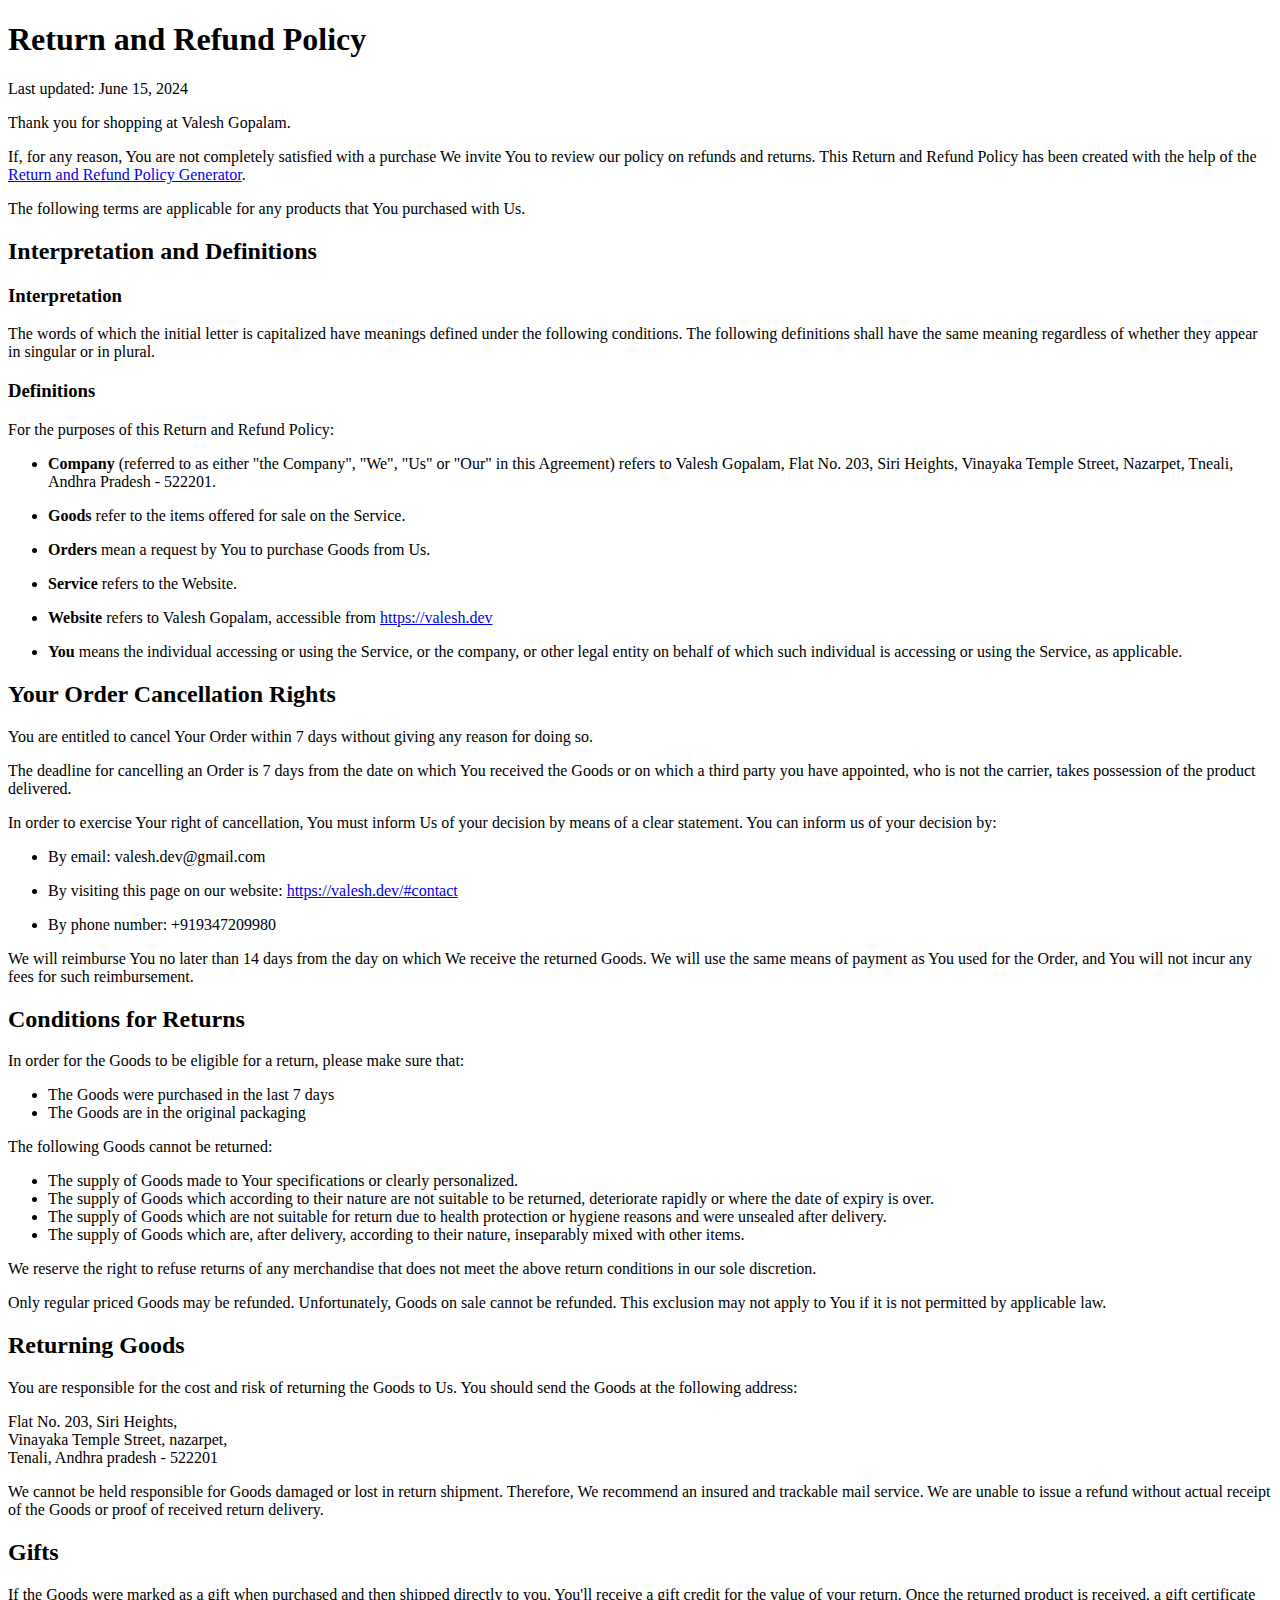
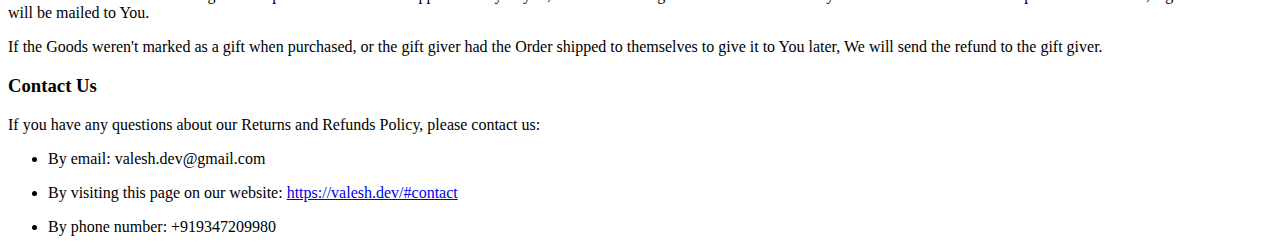
<file: pages/refund-policy.html>
<!DOCTYPE html>
<html lang="en">
  <head>
    <meta charset="UTF-8" />
    <meta name="viewport" content="width=device-width, initial-scale=1.0" />
    <title>Refund policy</title>
  </head>
  <body>
    <main>
      <h1>Return and Refund Policy</h1>
      <p>Last updated: June 15, 2024</p>
      <p>Thank you for shopping at Valesh Gopalam.</p>
      <p>
        If, for any reason, You are not completely satisfied with a purchase We
        invite You to review our policy on refunds and returns. This Return and
        Refund Policy has been created with the help of the
        <a
          href="https://www.privacypolicies.com/return-refund-policy-generator/"
          target="_blank"
          >Return and Refund Policy Generator</a
        >.
      </p>
      <p>
        The following terms are applicable for any products that You purchased
        with Us.
      </p>
      <h2>Interpretation and Definitions</h2>
      <h3>Interpretation</h3>
      <p>
        The words of which the initial letter is capitalized have meanings
        defined under the following conditions. The following definitions shall
        have the same meaning regardless of whether they appear in singular or
        in plural.
      </p>
      <h3>Definitions</h3>
      <p>For the purposes of this Return and Refund Policy:</p>
      <ul>
        <li>
          <p>
            <strong>Company</strong> (referred to as either &quot;the
            Company&quot;, &quot;We&quot;, &quot;Us&quot; or &quot;Our&quot; in
            this Agreement) refers to Valesh Gopalam, Flat No. 203, Siri
            Heights, Vinayaka Temple Street, Nazarpet, Tneali, Andhra Pradesh -
            522201.
          </p>
        </li>
        <li>
          <p>
            <strong>Goods</strong> refer to the items offered for sale on the
            Service.
          </p>
        </li>
        <li>
          <p>
            <strong>Orders</strong> mean a request by You to purchase Goods from
            Us.
          </p>
        </li>
        <li>
          <p><strong>Service</strong> refers to the Website.</p>
        </li>
        <li>
          <p>
            <strong>Website</strong> refers to Valesh Gopalam, accessible from
            <a
              href="https://valesh.dev"
              rel="external nofollow noopener"
              target="_blank"
              >https://valesh.dev</a
            >
          </p>
        </li>
        <li>
          <p>
            <strong>You</strong> means the individual accessing or using the
            Service, or the company, or other legal entity on behalf of which
            such individual is accessing or using the Service, as applicable.
          </p>
        </li>
      </ul>
      <h2>Your Order Cancellation Rights</h2>
      <p>
        You are entitled to cancel Your Order within 7 days without giving any
        reason for doing so.
      </p>
      <p>
        The deadline for cancelling an Order is 7 days from the date on which
        You received the Goods or on which a third party you have appointed, who
        is not the carrier, takes possession of the product delivered.
      </p>
      <p>
        In order to exercise Your right of cancellation, You must inform Us of
        your decision by means of a clear statement. You can inform us of your
        decision by:
      </p>
      <ul>
        <li>
          <p>By email: valesh.dev@gmail.com</p>
        </li>
        <li>
          <p>
            By visiting this page on our website:
            <a
              href="https://valesh.dev/#contact"
              rel="external nofollow noopener"
              target="_blank"
              >https://valesh.dev/#contact</a
            >
          </p>
        </li>
        <li>
          <p>By phone number: +919347209980</p>
        </li>
      </ul>
      <p>
        We will reimburse You no later than 14 days from the day on which We
        receive the returned Goods. We will use the same means of payment as You
        used for the Order, and You will not incur any fees for such
        reimbursement.
      </p>
      <h2>Conditions for Returns</h2>
      <p>
        In order for the Goods to be eligible for a return, please make sure
        that:
      </p>
      <ul>
        <li>The Goods were purchased in the last 7 days</li>
        <li>The Goods are in the original packaging</li>
      </ul>
      <p>The following Goods cannot be returned:</p>
      <ul>
        <li>
          The supply of Goods made to Your specifications or clearly
          personalized.
        </li>
        <li>
          The supply of Goods which according to their nature are not suitable
          to be returned, deteriorate rapidly or where the date of expiry is
          over.
        </li>
        <li>
          The supply of Goods which are not suitable for return due to health
          protection or hygiene reasons and were unsealed after delivery.
        </li>
        <li>
          The supply of Goods which are, after delivery, according to their
          nature, inseparably mixed with other items.
        </li>
      </ul>
      <p>
        We reserve the right to refuse returns of any merchandise that does not
        meet the above return conditions in our sole discretion.
      </p>
      <p>
        Only regular priced Goods may be refunded. Unfortunately, Goods on sale
        cannot be refunded. This exclusion may not apply to You if it is not
        permitted by applicable law.
      </p>
      <h2>Returning Goods</h2>
      <p>
        You are responsible for the cost and risk of returning the Goods to Us.
        You should send the Goods at the following address:
      </p>
      <p>
        Flat No. 203, Siri Heights,<br />
        Vinayaka Temple Street, nazarpet,<br />
        Tenali, Andhra pradesh - 522201
      </p>
      <p>
        We cannot be held responsible for Goods damaged or lost in return
        shipment. Therefore, We recommend an insured and trackable mail service.
        We are unable to issue a refund without actual receipt of the Goods or
        proof of received return delivery.
      </p>
      <h2>Gifts</h2>
      <p>
        If the Goods were marked as a gift when purchased and then shipped
        directly to you, You'll receive a gift credit for the value of your
        return. Once the returned product is received, a gift certificate will
        be mailed to You.
      </p>
      <p>
        If the Goods weren't marked as a gift when purchased, or the gift giver
        had the Order shipped to themselves to give it to You later, We will
        send the refund to the gift giver.
      </p>
      <h3>Contact Us</h3>
      <p>
        If you have any questions about our Returns and Refunds Policy, please
        contact us:
      </p>
      <ul>
        <li>
          <p>By email: valesh.dev@gmail.com</p>
        </li>
        <li>
          <p>
            By visiting this page on our website:
            <a
              href="https://valesh.dev/#contact"
              rel="external nofollow noopener"
              target="_blank"
              >https://valesh.dev/#contact</a
            >
          </p>
        </li>
        <li>
          <p>By phone number: +919347209980</p>
        </li>
      </ul>
    </main>
  </body>
</html>
</file>
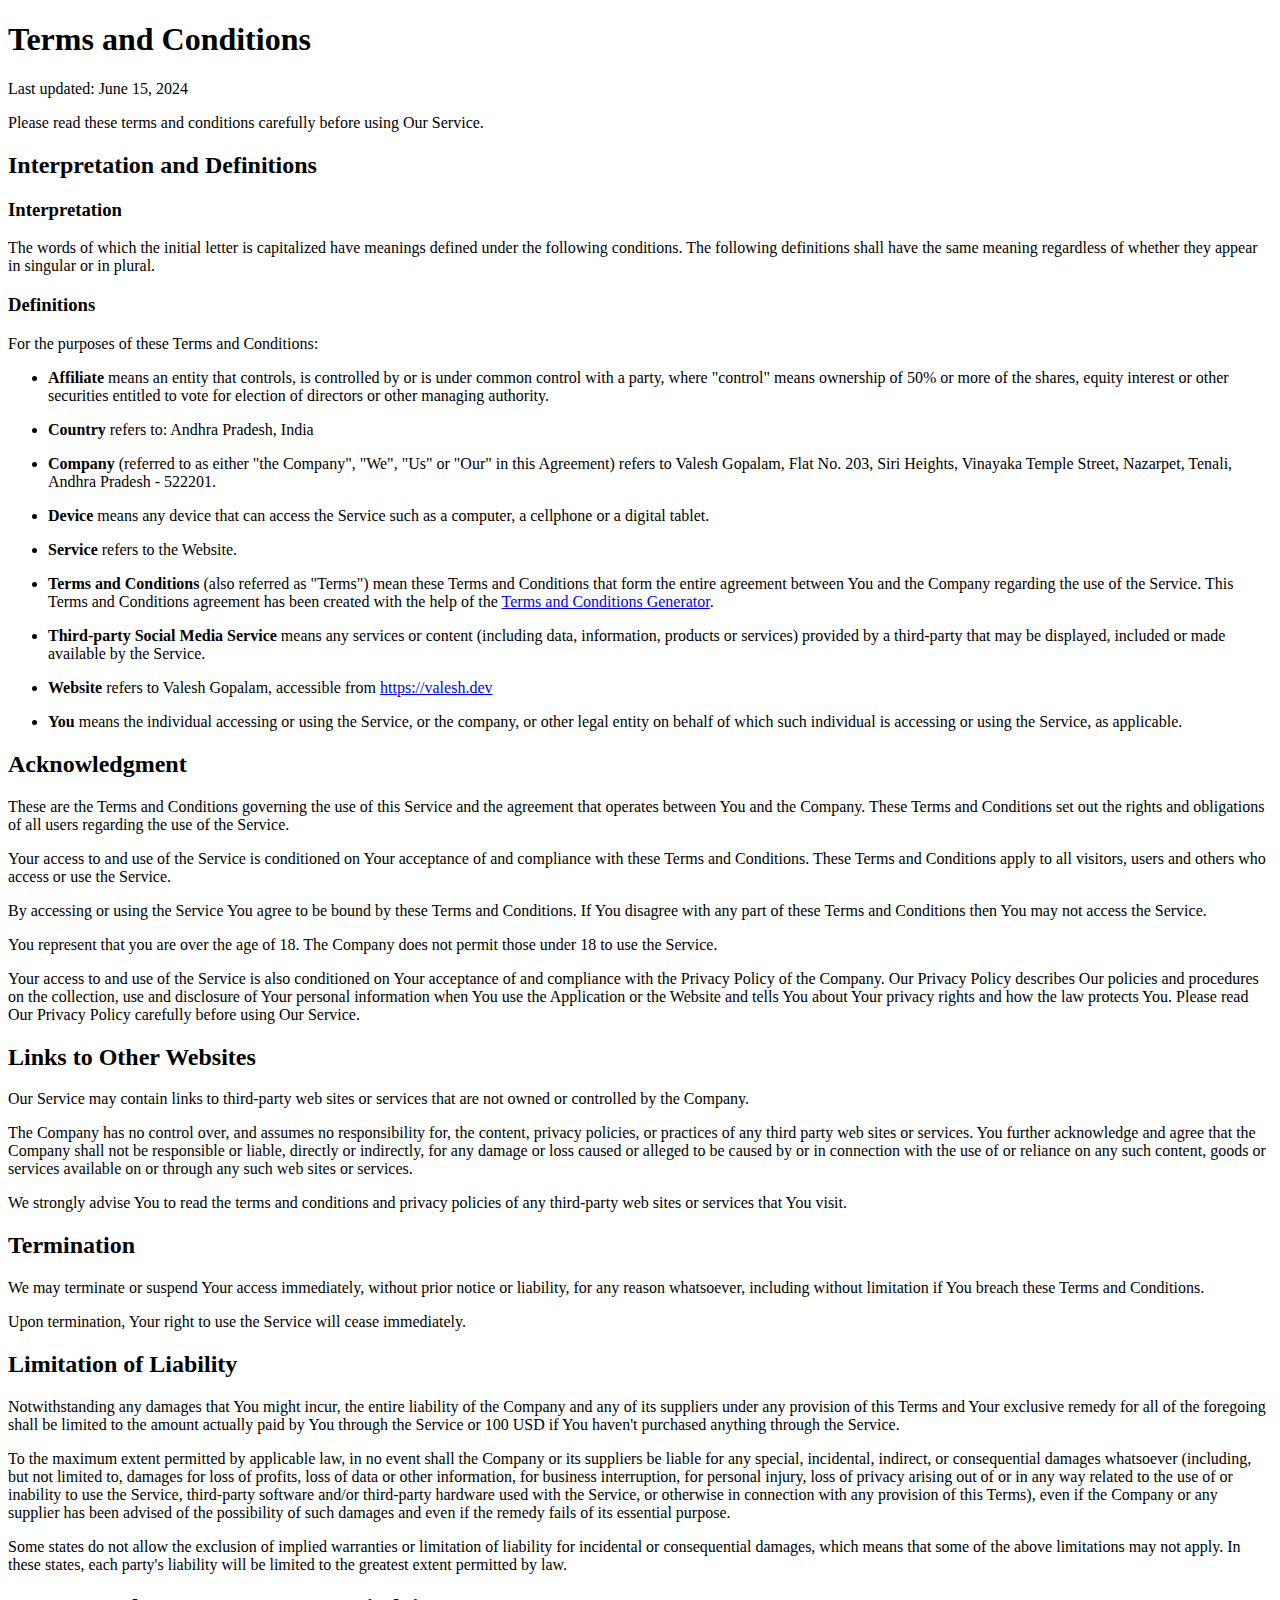
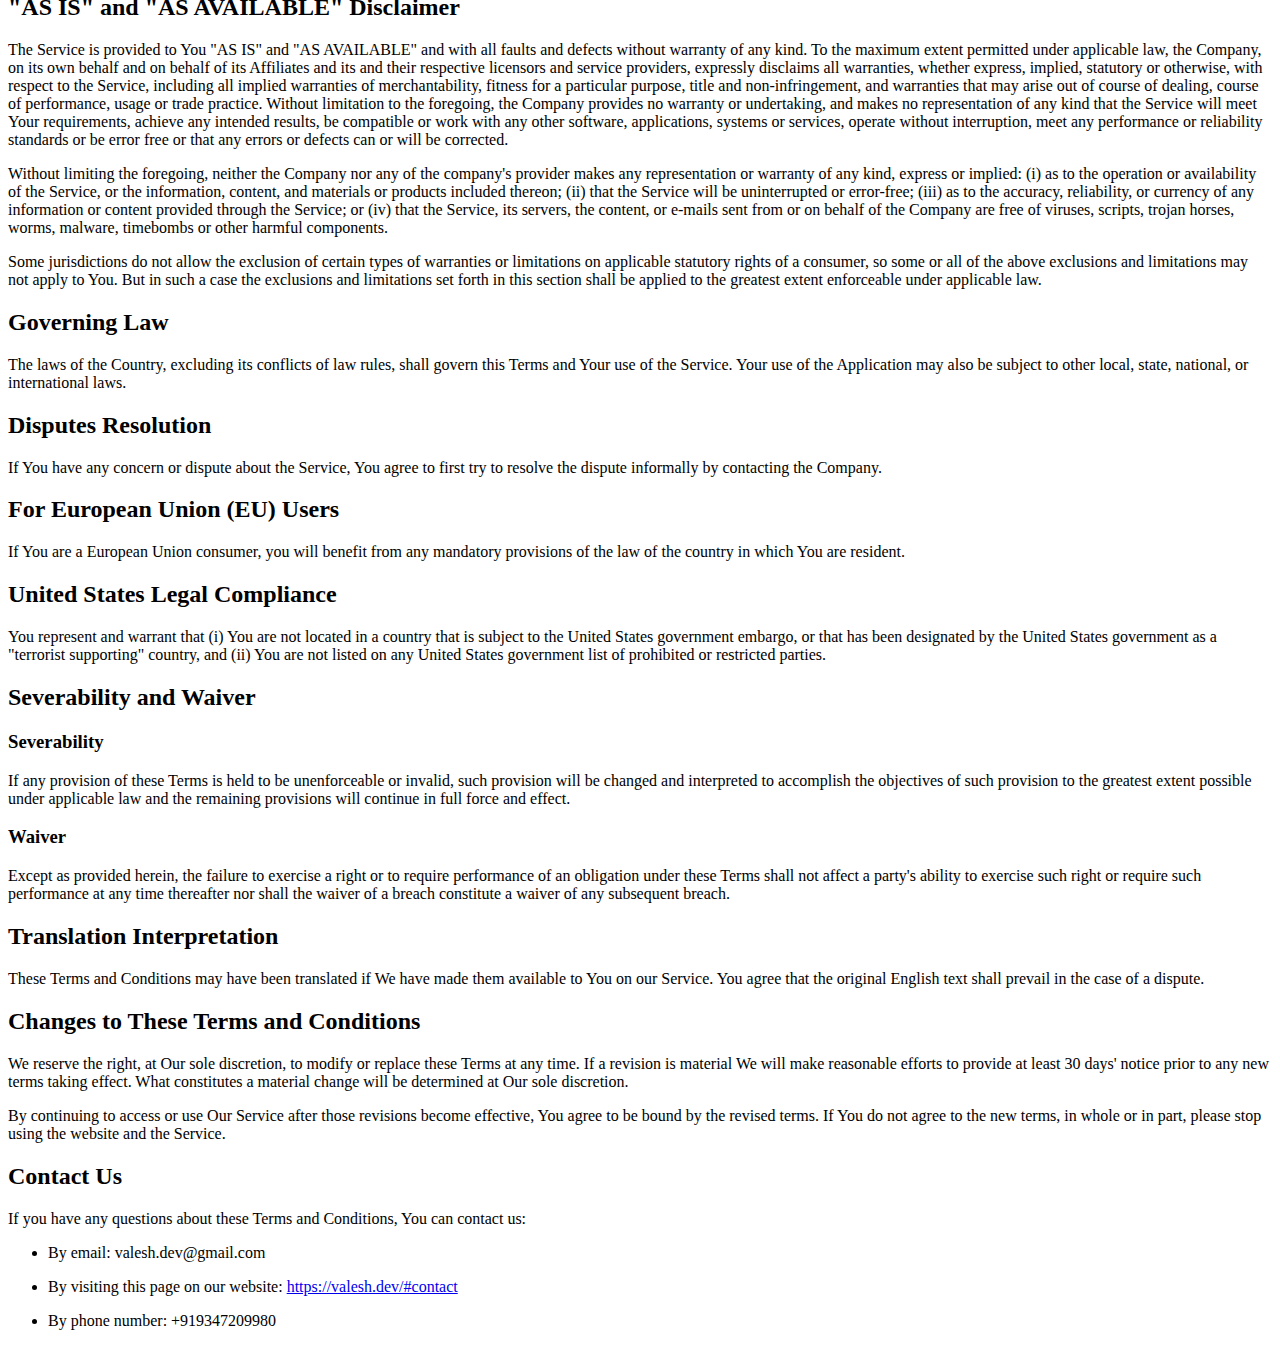
<file: pages/terms-and-conditions.html>
<!DOCTYPE html>
<html lang="en">
  <head>
    <meta charset="UTF-8" />
    <meta name="viewport" content="width=device-width, initial-scale=1.0" />
    <title>Terms & Conditions</title>
  </head>
  <body>
    <main>
      <h1>Terms and Conditions</h1>
      <p>Last updated: June 15, 2024</p>
      <p>
        Please read these terms and conditions carefully before using Our
        Service.
      </p>
      <h2>Interpretation and Definitions</h2>
      <h3>Interpretation</h3>
      <p>
        The words of which the initial letter is capitalized have meanings
        defined under the following conditions. The following definitions shall
        have the same meaning regardless of whether they appear in singular or
        in plural.
      </p>
      <h3>Definitions</h3>
      <p>For the purposes of these Terms and Conditions:</p>
      <ul>
        <li>
          <p>
            <strong>Affiliate</strong> means an entity that controls, is
            controlled by or is under common control with a party, where
            &quot;control&quot; means ownership of 50% or more of the shares,
            equity interest or other securities entitled to vote for election of
            directors or other managing authority.
          </p>
        </li>
        <li>
          <p><strong>Country</strong> refers to: Andhra Pradesh, India</p>
        </li>
        <li>
          <p>
            <strong>Company</strong> (referred to as either &quot;the
            Company&quot;, &quot;We&quot;, &quot;Us&quot; or &quot;Our&quot; in
            this Agreement) refers to Valesh Gopalam, Flat No. 203, Siri
            Heights, Vinayaka Temple Street, Nazarpet, Tenali, Andhra Pradesh -
            522201.
          </p>
        </li>
        <li>
          <p>
            <strong>Device</strong> means any device that can access the Service
            such as a computer, a cellphone or a digital tablet.
          </p>
        </li>
        <li>
          <p><strong>Service</strong> refers to the Website.</p>
        </li>
        <li>
          <p>
            <strong>Terms and Conditions</strong> (also referred as
            &quot;Terms&quot;) mean these Terms and Conditions that form the
            entire agreement between You and the Company regarding the use of
            the Service. This Terms and Conditions agreement has been created
            with the help of the
            <a
              href="https://www.privacypolicies.com/terms-conditions-generator/"
              target="_blank"
              >Terms and Conditions Generator</a
            >.
          </p>
        </li>
        <li>
          <p>
            <strong>Third-party Social Media Service</strong> means any services
            or content (including data, information, products or services)
            provided by a third-party that may be displayed, included or made
            available by the Service.
          </p>
        </li>
        <li>
          <p>
            <strong>Website</strong> refers to Valesh Gopalam, accessible from
            <a
              href="https://valesh.dev"
              rel="external nofollow noopener"
              target="_blank"
              >https://valesh.dev</a
            >
          </p>
        </li>
        <li>
          <p>
            <strong>You</strong> means the individual accessing or using the
            Service, or the company, or other legal entity on behalf of which
            such individual is accessing or using the Service, as applicable.
          </p>
        </li>
      </ul>
      <h2>Acknowledgment</h2>
      <p>
        These are the Terms and Conditions governing the use of this Service and
        the agreement that operates between You and the Company. These Terms and
        Conditions set out the rights and obligations of all users regarding the
        use of the Service.
      </p>
      <p>
        Your access to and use of the Service is conditioned on Your acceptance
        of and compliance with these Terms and Conditions. These Terms and
        Conditions apply to all visitors, users and others who access or use the
        Service.
      </p>
      <p>
        By accessing or using the Service You agree to be bound by these Terms
        and Conditions. If You disagree with any part of these Terms and
        Conditions then You may not access the Service.
      </p>
      <p>
        You represent that you are over the age of 18. The Company does not
        permit those under 18 to use the Service.
      </p>
      <p>
        Your access to and use of the Service is also conditioned on Your
        acceptance of and compliance with the Privacy Policy of the Company. Our
        Privacy Policy describes Our policies and procedures on the collection,
        use and disclosure of Your personal information when You use the
        Application or the Website and tells You about Your privacy rights and
        how the law protects You. Please read Our Privacy Policy carefully
        before using Our Service.
      </p>
      <h2>Links to Other Websites</h2>
      <p>
        Our Service may contain links to third-party web sites or services that
        are not owned or controlled by the Company.
      </p>
      <p>
        The Company has no control over, and assumes no responsibility for, the
        content, privacy policies, or practices of any third party web sites or
        services. You further acknowledge and agree that the Company shall not
        be responsible or liable, directly or indirectly, for any damage or loss
        caused or alleged to be caused by or in connection with the use of or
        reliance on any such content, goods or services available on or through
        any such web sites or services.
      </p>
      <p>
        We strongly advise You to read the terms and conditions and privacy
        policies of any third-party web sites or services that You visit.
      </p>
      <h2>Termination</h2>
      <p>
        We may terminate or suspend Your access immediately, without prior
        notice or liability, for any reason whatsoever, including without
        limitation if You breach these Terms and Conditions.
      </p>
      <p>
        Upon termination, Your right to use the Service will cease immediately.
      </p>
      <h2>Limitation of Liability</h2>
      <p>
        Notwithstanding any damages that You might incur, the entire liability
        of the Company and any of its suppliers under any provision of this
        Terms and Your exclusive remedy for all of the foregoing shall be
        limited to the amount actually paid by You through the Service or 100
        USD if You haven't purchased anything through the Service.
      </p>
      <p>
        To the maximum extent permitted by applicable law, in no event shall the
        Company or its suppliers be liable for any special, incidental,
        indirect, or consequential damages whatsoever (including, but not
        limited to, damages for loss of profits, loss of data or other
        information, for business interruption, for personal injury, loss of
        privacy arising out of or in any way related to the use of or inability
        to use the Service, third-party software and/or third-party hardware
        used with the Service, or otherwise in connection with any provision of
        this Terms), even if the Company or any supplier has been advised of the
        possibility of such damages and even if the remedy fails of its
        essential purpose.
      </p>
      <p>
        Some states do not allow the exclusion of implied warranties or
        limitation of liability for incidental or consequential damages, which
        means that some of the above limitations may not apply. In these states,
        each party's liability will be limited to the greatest extent permitted
        by law.
      </p>
      <h2>&quot;AS IS&quot; and &quot;AS AVAILABLE&quot; Disclaimer</h2>
      <p>
        The Service is provided to You &quot;AS IS&quot; and &quot;AS
        AVAILABLE&quot; and with all faults and defects without warranty of any
        kind. To the maximum extent permitted under applicable law, the Company,
        on its own behalf and on behalf of its Affiliates and its and their
        respective licensors and service providers, expressly disclaims all
        warranties, whether express, implied, statutory or otherwise, with
        respect to the Service, including all implied warranties of
        merchantability, fitness for a particular purpose, title and
        non-infringement, and warranties that may arise out of course of
        dealing, course of performance, usage or trade practice. Without
        limitation to the foregoing, the Company provides no warranty or
        undertaking, and makes no representation of any kind that the Service
        will meet Your requirements, achieve any intended results, be compatible
        or work with any other software, applications, systems or services,
        operate without interruption, meet any performance or reliability
        standards or be error free or that any errors or defects can or will be
        corrected.
      </p>
      <p>
        Without limiting the foregoing, neither the Company nor any of the
        company's provider makes any representation or warranty of any kind,
        express or implied: (i) as to the operation or availability of the
        Service, or the information, content, and materials or products included
        thereon; (ii) that the Service will be uninterrupted or error-free;
        (iii) as to the accuracy, reliability, or currency of any information or
        content provided through the Service; or (iv) that the Service, its
        servers, the content, or e-mails sent from or on behalf of the Company
        are free of viruses, scripts, trojan horses, worms, malware, timebombs
        or other harmful components.
      </p>
      <p>
        Some jurisdictions do not allow the exclusion of certain types of
        warranties or limitations on applicable statutory rights of a consumer,
        so some or all of the above exclusions and limitations may not apply to
        You. But in such a case the exclusions and limitations set forth in this
        section shall be applied to the greatest extent enforceable under
        applicable law.
      </p>
      <h2>Governing Law</h2>
      <p>
        The laws of the Country, excluding its conflicts of law rules, shall
        govern this Terms and Your use of the Service. Your use of the
        Application may also be subject to other local, state, national, or
        international laws.
      </p>
      <h2>Disputes Resolution</h2>
      <p>
        If You have any concern or dispute about the Service, You agree to first
        try to resolve the dispute informally by contacting the Company.
      </p>
      <h2>For European Union (EU) Users</h2>
      <p>
        If You are a European Union consumer, you will benefit from any
        mandatory provisions of the law of the country in which You are
        resident.
      </p>
      <h2>United States Legal Compliance</h2>
      <p>
        You represent and warrant that (i) You are not located in a country that
        is subject to the United States government embargo, or that has been
        designated by the United States government as a &quot;terrorist
        supporting&quot; country, and (ii) You are not listed on any United
        States government list of prohibited or restricted parties.
      </p>
      <h2>Severability and Waiver</h2>
      <h3>Severability</h3>
      <p>
        If any provision of these Terms is held to be unenforceable or invalid,
        such provision will be changed and interpreted to accomplish the
        objectives of such provision to the greatest extent possible under
        applicable law and the remaining provisions will continue in full force
        and effect.
      </p>
      <h3>Waiver</h3>
      <p>
        Except as provided herein, the failure to exercise a right or to require
        performance of an obligation under these Terms shall not affect a
        party's ability to exercise such right or require such performance at
        any time thereafter nor shall the waiver of a breach constitute a waiver
        of any subsequent breach.
      </p>
      <h2>Translation Interpretation</h2>
      <p>
        These Terms and Conditions may have been translated if We have made them
        available to You on our Service. You agree that the original English
        text shall prevail in the case of a dispute.
      </p>
      <h2>Changes to These Terms and Conditions</h2>
      <p>
        We reserve the right, at Our sole discretion, to modify or replace these
        Terms at any time. If a revision is material We will make reasonable
        efforts to provide at least 30 days' notice prior to any new terms
        taking effect. What constitutes a material change will be determined at
        Our sole discretion.
      </p>
      <p>
        By continuing to access or use Our Service after those revisions become
        effective, You agree to be bound by the revised terms. If You do not
        agree to the new terms, in whole or in part, please stop using the
        website and the Service.
      </p>
      <h2>Contact Us</h2>
      <p>
        If you have any questions about these Terms and Conditions, You can
        contact us:
      </p>
      <ul>
        <li>
          <p>By email: valesh.dev@gmail.com</p>
        </li>
        <li>
          <p>
            By visiting this page on our website:
            <a
              href="https://valesh.dev/#contact"
              rel="external nofollow noopener"
              target="_blank"
              >https://valesh.dev/#contact</a
            >
          </p>
        </li>
        <li>
          <p>By phone number: +919347209980</p>
        </li>
      </ul>
    </main>
  </body>
</html>
</file>
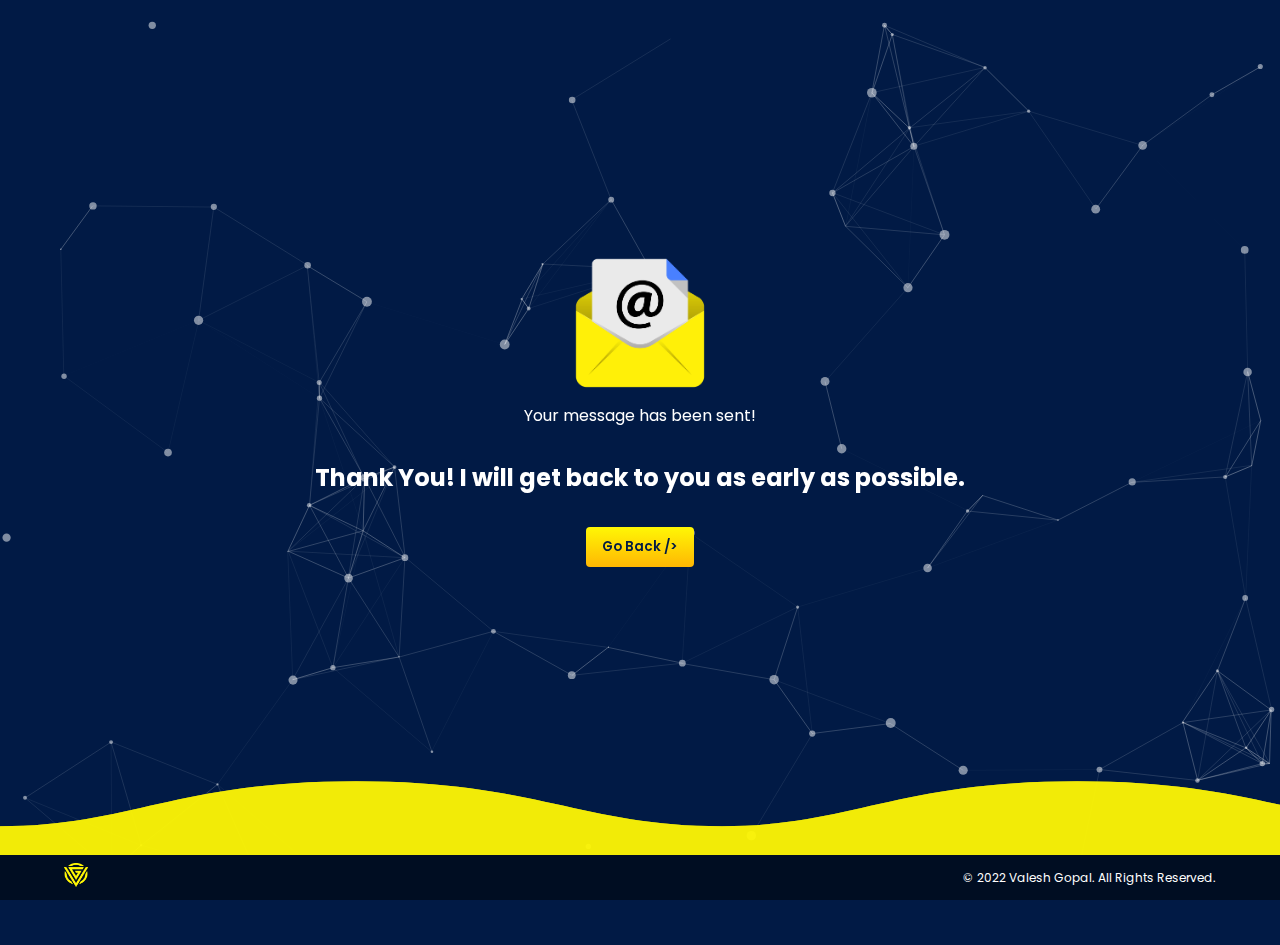
<file: pages/thankyou.html>
<!DOCTYPE html>
<html lang="en">
  <head>
    <meta charset="UTF-8" />
    <meta http-equiv="X-UA-Compatible" content="IE=edge" />
    <meta name="viewport" content="width=device-width, initial-scale=1.0" />
    <link rel="stylesheet" href="thankyou.css" />
    <link rel="stylesheet" href="../style.css" />
    <link rel="icon" type="image/x-icon" href="/images/logo-colored.png" />
    <title>Thank You</title>
  </head>
  <body>
    <div id="particles-js"></div>
    <main class="container">
      <img src="mail.png" class="mail-icon" />
      <p>Your message has been sent!</p>
      <h2>Thank You! I will get back to you as early as possible.</h2>
      <form action="/" method="GET">
        <button type="submit" class="btn">Go Back /></button>
      </form>
    </main>
    <footer class="footer">
      <div class="ocean">
        <div class="wave"></div>
        <div class="wave"></div>
        <div class="wave"></div>
      </div>
      <div class="footer-info">
        <a href="#">
          <img src="../images/logo-colored.png" alt="logo" class="logo" />
        </a>
        <p>&copy; 2022 Valesh Gopal. All Rights Reserved.</p>
      </div>
    </footer>
    <script src="../js/particles.js"></script>
    <script src="../js/app.js"></script>
  </body>
</html>
</file>
<file: pages/thankyou.css>
@import url("https://fonts.googleapis.com/css2?family=Poppins:wght@200;300;400;600;700&display=swap");

:root {
  --primary-color: #011a45;
  --secondary-color: #fff705;
  --button-gradient: linear-gradient(var(--secondary-color), #ffb703);
}

*,
*::after,
*::before {
  margin: 0;
  padding: 0;
  box-sizing: border-box;
  list-style: none;
  text-decoration: none;
}

::-moz-selection {
  color: var(--primary-color);
  background: var(--secondary-color);
}

::selection {
  color: var(--primary-color);
  background: var(--secondary-color);
}

html {
  overflow-x: hidden;
  scroll-behavior: smooth !important;
}

body {
  width: 100vw;
  height: 100vh;
  font-family: "Poppins", sans-serif;
  background-color: var(--primary-color);
  color: #fff;
}

#particles-js {
  position: fixed;
  top: 0;
  left: 0;
  width: 100%;
  height: 100%;
  background-image: url("");
  background-size: cover;
  background-position: 50% 50%;
  background-repeat: no-repeat;
  z-index: -10;
}

.container {
  height: 100%;
  display: flex;
  flex-direction: column;
  justify-content: center;
  align-items: center;
  gap: 2rem;
  margin-top: -2.8rem;
}

.mail-icon {
  width: 10rem;
}

.container p {
  margin-top: -2rem;
  text-align: center;
}

.container h2 {
  text-align: center;
}

.btn {
  background-image: var(--button-gradient);
  padding: 0.5rem 1rem;
  border: 0;
  font-family: inherit;
  color: var(--primary-color);
  border-radius: 0.25rem;
  font-weight: 600;
  cursor: pointer;
  height: 2.5rem;
  transition: 0.2s;
}

.btn:hover {
  box-shadow: 0 5px 10px -2px rgba(255, 247, 5, 0.25);
}
</file>
<file: style.css>
@import url('https://fonts.googleapis.com/css2?family=Poppins:wght@200;300;400;600;700&display=swap');

:root {
  --primary-color: #011a45;
  --secondary-color: #fff705;
  --button-gradient: linear-gradient(var(--secondary-color), #ffb703);
}

*,
*::after,
*::before {
  margin: 0;
  padding: 0;
  box-sizing: border-box;
  list-style: none;
  text-decoration: none;
}

::-moz-selection {
  color: var(--primary-color);
  background: var(--secondary-color);
}

::selection {
  color: var(--primary-color);
  background: var(--secondary-color);
}

html {
  overflow-x: hidden;
  scroll-behavior: smooth !important;
}

body {
  font-family: 'Poppins', sans-serif;
  background-color: var(--primary-color);
  color: #fff;
}

a:link,
a:visited {
  color: #fff;
  background-color: transparent;
  text-decoration: none;
}

a:hover,
a:active {
  color: var(--secondary-color);
  background-color: transparent;
  text-decoration: none;
}

#particles-js {
  position: fixed;
  top: 0;
  left: 0;
  width: 100%;
  height: 100%;
  background-image: url('');
  background-size: cover;
  background-position: 50% 50%;
  background-repeat: no-repeat;
}

.container {
  padding: 2rem 4rem;
  position: relative;
}

.logo {
  width: 3rem;
  height: 3rem;
}
/* NAV BAR */
.nav-container {
  height: 6rem;
}

.nav {
  display: flex;
  justify-content: space-between;
  align-items: center;
  padding: 1rem 4rem;
  position: relative;
}

.nav-right {
  display: flex;
  align-items: center;
  gap: 1rem;
}

.nav-links li {
  display: inline-block;
  position: relative;
  margin: 0 1rem;
}

.nav-links li a {
  color: #fff;
  padding: 0.5em 0;
}

.nav-links li a::after {
  content: '';
  width: 90%;
  transform: scaleX(0);
  height: 2px;
  background-color: var(--secondary-color);
  position: absolute;
  bottom: -4px;
  left: 5%;
  margin: 0 auto;
  display: block;
  transition: all 0.5s ease;
  transform-origin: center center;
}

.nav-links li a:hover::after {
  transform: scaleX(1);
}

.nav .btn,
.section-hero .btn,
.form .btn {
  background-image: var(--button-gradient);
  padding: 0.5rem 1rem;
  border: 0;
  font-family: inherit;
  color: var(--primary-color);
  border-radius: 0.25rem;
  font-weight: 600;
  cursor: pointer;
  height: 2.5rem;
  transition: 0.2s;
}

.nav.sticky {
  margin-top: 0;
  left: 50%;
  transform: translateX(-50%);
  width: 100vw !important;
  position: fixed;
  background-color: rgba(1, 26, 69, 0.98);
  box-shadow: 0 10px 10px rgba(0, 0, 0, 0.2);
  z-index: 100;
}

.btn:hover {
  box-shadow: 0 5px 10px -2px rgba(255, 247, 5, 0.25);
}

.hamburger {
  display: none;
  height: 24px;
  width: 24px;
  position: relative;
  cursor: pointer;
  transition: all 0.25s;
  background: transparent;
  border: none;
  z-index: 10;
}

.hamburger-top,
.hamburger-middle,
.hamburger-bottom {
  position: absolute;
  top: 0;
  left: 0;
  width: 24px;
  height: 2px;
  background: #fff;
  transform: rotate(0);
  transition: all 0.5s;
}

.hamburger-middle {
  transform: translateY(7px);
}

.hamburger-bottom {
  transform: translateY(14px);
}

.open {
  transform: rotate(90deg);
  transform: translateY(0px);
}

.open .hamburger-top {
  transform: rotate(45deg) translateY(6px) translate(6px);
}

.open .hamburger-middle {
  display: none;
}

.open .hamburger-bottom {
  transform: rotate(-45deg) translateY(6px) translate(-6px);
}

.menu.hidden {
  display: none;
}

.menu {
  position: absolute;
  top: 5.3rem;
  right: 0;
  text-align: center;
  display: flex;
  gap: 2rem;
  flex-direction: column;
  background-color: #fff;
  padding: 2rem 8rem;
  border-radius: 0.5rem;
  z-index: 5;
}

.menu a {
  color: var(--primary-color);
}

.menu i {
  font-size: 1.5rem;
}

.menu div {
  display: flex;
  gap: 1.5rem;
}

/* Hero */
.section-hero {
  margin-top: 0rem;
}

.intro {
  display: flex;
  align-items: center;
}
.intro-line {
  display: inline-block;
  width: 4rem;
  height: 2px;
  background-color: var(--secondary-color);
  margin-left: 0.5rem;
}

.intro-section *:not(.intro) {
  font-size: 4rem;
}

.name,
.hero-text {
  margin-top: 2rem;
}

.hero-cta {
  margin-top: 3rem;
}

.hero-text {
  width: 50vw;
}

.hero-img {
  width: 35rem;
  height: 35rem;
  position: absolute;
  right: 0;
  top: 0;
  animation: float 4s infinite;
  z-index: 2;
}

@keyframes float {
  50% {
    transform: translateY(1rem);
  }

  100% {
    transform: translateY(0);
  }
}

.jobs {
  height: 6rem;
  overflow: hidden;
}

.jobs span {
  color: var(--secondary-color);
  display: block;
  height: 6rem;
  z-index: 10;
  animation: slide-up 5s infinite;
  animation-delay: 0.5s;
  -webkit-animation: slide-up 5s infinite;
  -webkit-animation-delay: 0.5s;
  -moz-animation: slide-up 5s infinite;
  -moz-animation-delay: 0.5s;
}

@keyframes slide-up {
  33% {
    transform: translateY(-110%);
  }
  50% {
    transform: translateY(-100%);
  }

  83% {
    transform: translateY(-210%);
  }

  100% {
    transform: translateY(-200%);
  }

  /* 85% {
    transform: translateY(-310%);
  }
  100% {
    transform: translateY(-300%);
  } */
}

@-webkit-keyframes slide-up {
  33% {
    -webkit-transform: translateY(-110%);
  }
  50% {
    -webkit-transform: translateY(-100%);
  }

  83% {
    -webkit-transform: translateY(-210%);
  }

  100% {
    -webkit-transform: translateY(-200%);
  }

  /* 85% {
    -webkit-transform: translateY(-310%);
  }
  100% {
    -webkit-transform: translateY(-300%);
  } */
}

@-moz-keyframes slide-up {
  33% {
    -moz-transform: translateY(-110%);
  }
  50% {
    -moz-transform: translateY(-100%);
  }

  83% {
    -moz-transform: translateY(-210%);
  }

  100% {
    -moz-transform: translateY(-200%);
  }

  /* 85% {
    -moz-transform: translateY(-310%);
  }
  100% {
    -moz-transform: translateY(-300%);
  } */
}

.btn-secondary {
  padding: 0.38rem 1rem;
  border: 0;
  font-family: inherit;
  font-weight: 600;
  border-radius: 0.25rem;
  cursor: pointer;
  color: var(--secondary-color);
  background: transparent;
  border: 2px solid var(--secondary-color);
  margin-left: 0.5rem;
  height: 2.5rem;
  transition: all 0.3s ease;
}

.btn-secondary:hover {
  color: var(--primary-color);
  background: var(--button-gradient);
  box-shadow: 0 2px 7px 0px rgba(255, 247, 5, 0.25);
}

.social-links {
  display: flex;
  flex-direction: column;
  align-items: center;
  position: fixed;
  top: 37.5%;
  right: 1.25rem;
  z-index: 20;
}

.social-links i {
  font-size: 1.25rem;
  margin: 0.5rem 0;
  color: #fff;
  transition: all 0.2s ease;
}

.social-links i:hover {
  transform: scale(1.5);
}

.social-line {
  width: 2px;
  height: 40px;
  background-color: var(--secondary-color);
}

/* ABOUT */
.about {
  margin-top: 8rem;
  margin-bottom: 3rem;
}

.section-heading {
  font-size: 2rem;
  text-align: center;
  text-transform: uppercase;
}

.about-content {
  display: flex;
  align-items: center;
  justify-content: space-between;
}

.about-content img {
  width: 28rem;
}
.about-text {
  margin-top: -3rem;
}
.about-text p {
  margin: 2rem 3rem;
}

/* MY SKILLS */
.myskills-content {
  display: flex;
  align-items: center;
  justify-content: space-between;
}

.myskills h3 {
  margin-bottom: 4rem;
}

.myskills-icons i {
  font-size: 8rem;
}

.myskills-icons {
  max-width: 75vw;
  display: flex;
  flex-wrap: wrap;
  align-items: center;
  justify-content: flex-start;
  gap: 4rem 2rem;
}

.icon-container img {
  width: 8rem;
}

.astronaut {
  width: 510px;
  animation: diagonalfloat 3s ease-in-out infinite alternate;
}

@keyframes diagonalfloat {
  0% {
    transform: translateY(0) rotate(0deg);
  }

  100% {
    transform: translateY(1rem) rotate(0deg);
  }
}

.icon-container {
  position: relative;
  display: flex;
  justify-content: center;
  align-items: center;
}

.tooltip {
  background-color: var(--secondary-color);
  color: var(--primary-color);
  padding: 0.25em 0.75em;
  border-radius: 5px;
  position: absolute;
  bottom: 110%;
  transform: scale(0);
  transform-origin: bottom;
  transition: all 0.2s ease;
}

.tooltip::after {
  content: '';
  position: absolute;
  width: 0;
  height: 0;
  border-top: 10px solid var(--secondary-color);
  border-right: 10px solid transparent;
  border-bottom: 10px solid transparent;
  border-left: 10px solid transparent;
  border-radius: 5px;
  left: 50%;
  top: 95%;
  transform: translateX(-50%);
}

.icon-container:hover > .tooltip {
  transform: scale(1);
}

/* PORTFOLIO */
.portfolio {
  margin-top: 8rem;
}

.sub-heading {
  color: var(--secondary-color);
  text-align: center;
  margin-top: 0.5rem;
  margin-bottom: 4rem;
}

.project {
  display: flex;
  justify-content: space-between;
  align-items: center;
  /* flex-wrap: no-wrap; */
  gap: 2rem;
  margin-bottom: 8rem;
}

.project-img {
  max-width: 720px;
  box-shadow: -10px 10px 0px var(--secondary-color);
  border-radius: 5px;
}

.project-details {
  display: flex;
  flex-direction: column;
  justify-content: space-between;
  gap: 1rem;
}

.tags span {
  background-color: var(--secondary-color);
  color: var(--primary-color);
  padding: 0.25em 0.75em;
  border-radius: 2.5em;
  font-size: 0.75rem;
  font-weight: 400;
}

.tags a {
  font-size: 1.5rem;
}

.project-2 {
  flex-direction: row-reverse;
}

.project-2 .project-img {
  box-shadow: 10px 10px 0 var(--secondary-color);
}

/* ADDITIONAL PROJECTS */
.projects {
  display: grid;
  grid-template-columns: repeat(auto-fit, minmax(275px, 1fr));
  grid-template-rows: 1fr 1fr;
  grid-column-gap: 2rem;
  grid-row-gap: 4rem;
  margin: 6rem 0;
}

.addl-project {
  border: 1px solid var(--secondary-color);
  border-radius: 9px;
  border-top-right-radius: 56px;
  padding: 32px 24px;
  display: flex;
  flex-direction: column;
  gap: 16px;
}

.addl-project > i {
  align-self: flex-start;
  font-size: 2rem;
  padding: 16px;
  border-radius: 8px;
  background-color: var(--secondary-color);
  margin-top: -4rem;
  color: var(--primary-color);
}

.addl-project > img {
  box-sizing: content-box;
  border-radius: 0.5rem;
  background-color: var(--secondary-color);
  width: 1.1rem;
  padding: 1.15rem 1.5rem;
  margin-top: -4rem;
}

.project-footer {
  display: flex;
  justify-content: space-between;
  align-items: center;
}

.project-footer i {
  font-size: 1.5rem;
  cursor: pointer;
  margin-left: 0.25rem;
}

/* BLOG */
.blog {
  margin: 8rem 0;
}
.blog-container {
  display: grid;
  grid-template-columns: repeat(auto-fit, minmax(350px, 1fr));
  gap: 2rem;
  margin-top: 4rem;
}

.blog-post {
  min-width: 275px;
  background-color: rgba(0, 0, 0, 0.2);
  overflow: hidden;
  border-radius: 0.5rem;
  display: flex;
  flex-direction: column;
  justify-content: space-between;
  gap: 2rem;
}

.blog-post img {
  width: 100%;
  height: 225px;
  object-fit: cover;
  transform: scale(1.35);
}

.blog-details {
  padding: 1.5em;
  display: flex;
  flex-direction: column;
  gap: 1rem;
}

.blog .read-more {
  background: var(--button-gradient);
  padding: 0.5rem 0.75rem;
  border-radius: 0.25rem;
  align-self: flex-start;
  font-size: 0.85rem;
  font-weight: 600;
  color: var(--primary-color);
  transition: 0.2s;
}

.blog .read-more:hover {
  box-shadow: 0 2px 7px 0px rgba(255, 247, 5, 0.25);
}

/* CONTACT */
.contact {
  display: flex;
  flex-direction: column;
  justify-content: center;
  align-items: center;
  margin-bottom: 8rem;
}

.msg-box {
  padding: 0.5rem 1rem;
  border: 2px solid #fff;
  background: transparent;
  color: #fff;
  font-family: inherit;
  width: 25vw;
  margin-right: 0.5rem;
  margin-bottom: 1.5rem;
}

.msg-box:focus,
textarea:focus {
  outline: none;
}

.contact textarea {
  padding: 0.5rem 1rem;
  border: 2px solid #fff;
  background: transparent;
  color: #fff;
  font-family: inherit;
  margin-bottom: 1.5rem;
  display: block;
  width: 60vw;
  height: 250px;
}

.contact .button {
  margin-left: 1rem;
}

/* FOOTER */
.footer {
  min-width: 400px;
  position: relative;
}

.ocean {
  height: 80px; /* change the height of the waves here */
  width: 100%;
  position: absolute;
  bottom: 0;
  left: 0;
  right: 0;
  overflow-x: hidden;
  margin-bottom: 2.85rem;
}

.wave {
  background: url("data:image/svg+xml,%3Csvg xmlns='http://www.w3.org/2000/svg' viewBox='0 0 800 88.7'%3E%3Cpath d='M800 56.9c-155.5 0-204.9-50-405.5-49.9-200 0-250 49.9-394.5 49.9v31.8h800v-.2-31.6z' fill='%23fff705'/%3E%3C/svg%3E");
  position: absolute;
  width: 200%;
  height: 100%;
  animation: wave 10s -3s linear infinite alternate;
  transform: translate3d(0, 0, 0);
  opacity: 0.8;
}

.wave:nth-of-type(2) {
  bottom: 0;
  animation: wave 18s linear reverse infinite alternate;
  opacity: 0.5;
}

.wave:nth-of-type(3) {
  bottom: 0;
  animation: wave 20s -1s linear infinite alternate;
  opacity: 0.5;
}

@keyframes wave {
  0% {
    transform: translateX(0);
  }
  50% {
    transform: translateX(-25%);
  }
  100% {
    transform: translateX(-50%);
  }
}

.footer-info {
  background-color: #000d22;
  display: flex;
  justify-content: space-between;
  align-items: center;
  padding: 0.5rem 4rem;
  gap: 1rem;
  font-size: 12px;
}

.footer-author {
  display: flex;
  justify-content: center;
  align-items: center;
  gap: 1rem;
}

.footer-links {
  display: flex;
  align-items: center;
  gap: 1rem;
  cursor: pointer;
}

.footer-info img {
  width: 1.5rem;
  height: 1.5rem;
}

/* MEDIA QUERIES */
@media screen and (max-width: 1200px) {
  .intro-section *:not(.intro) {
    font-size: 3.5rem;
  }

  .jobs span {
    height: 5.5rem;
  }

  .astronaut {
    display: none;
  }

  .myskills-icons {
    margin: 0 auto;
    gap: 4rem 4rem;
    justify-content: center;
  }
}

@media screen and (max-width: 1120px) {
  .hero-img {
    width: 32rem;
    height: 32rem;
  }
}

@media screen and (max-width: 1088px) {
  .hero-img,
  .astronaut {
    display: none;
  }

  .about-content {
    flex-direction: column;
  }

  .hero-text {
    width: 75vw;
  }

  .myskills-icons i {
    font-size: 5rem;
  }

  .icon-container img {
    width: 5rem;
  }

  .tooltip {
    font-size: 0.75rem;
  }

  .project {
    flex-direction: column;
    align-items: flex-start;
  }

  .project-img {
    width: 82vw;
  }

  .project-2 .project-img {
    box-shadow: -10px 10px 0 var(--secondary-color);
  }

  .msg-box {
    width: 40vw;
  }

  .contact textarea {
    width: 81.5vw;
  }
}

@media screen and (max-width: 768px) {
  .intro-section *:not(.intro) {
    font-size: 3rem;
  }

  .nav-links,
  .nav .btn,
  .social-links {
    display: none;
  }

  .hamburger {
    display: block;
  }

  .about-text {
    width: 100vw;
  }

  .msg-box,
  .contact textarea {
    width: 81.5vw;
  }

  .project .project-img {
    box-shadow: -5px 5px 0 var(--secondary-color);
  }
}

@media screen and (max-width: 644px) {
  .intro-section *:not(.intro) {
    font-size: 7vw;
  }

  .jobs {
    height: 15vw;
  }

  .project-img {
    width: 75vw;
  }
}

@media screen and (max-width: 520px) {
  .nav {
    padding: 1rem 2rem;
  }

  .intro-section *:not(.intro) {
    font-size: 7vw;
  }

  .jobs {
    height: 10vw;
  }

  .project-img {
    width: 88vw;
  }

  .hero-cta .btn {
    display: none;
  }

  .btn-secondary {
    margin-left: 0;
  }

  .about-content img {
    width: 75vw;
  }
  .container {
    padding: 1rem 2rem;
  }

  .ocean {
    display: none;
  }

  .footer-info {
    justify-content: flex-start;
    height: 200px;
  }

  .footer-links {
    flex-direction: column;
    align-items: center;
  }

  .footer-info p {
    font-size: 0.65rem;
  }
}

@media screen and (max-width: 400px) {
  .blog-post {
    margin-right: 1rem;
  }

  .addl-project {
    min-width: 93vw;
  }

  .contact {
    margin-left: 2.5rem;
  }

  .msg-box,
  .contact textarea {
    width: 90vw;
  }

  .project-img {
    min-width: 95vw;
  }
}

@media screen and (min-width: 1440px) {
  .container {
    max-width: 1440px;
    margin: 0 auto;
  }

  .hero-text {
    max-width: 65%;
  }

  .nav {
    max-width: 1440px;
    margin: 0 auto;
  }

  .msg-box {
    max-width: 400px;
  }

  .contact textarea {
    max-width: 960px;
  }

  .social-links {
    right: calc(50vw - 720px);
  }
}
</file>
